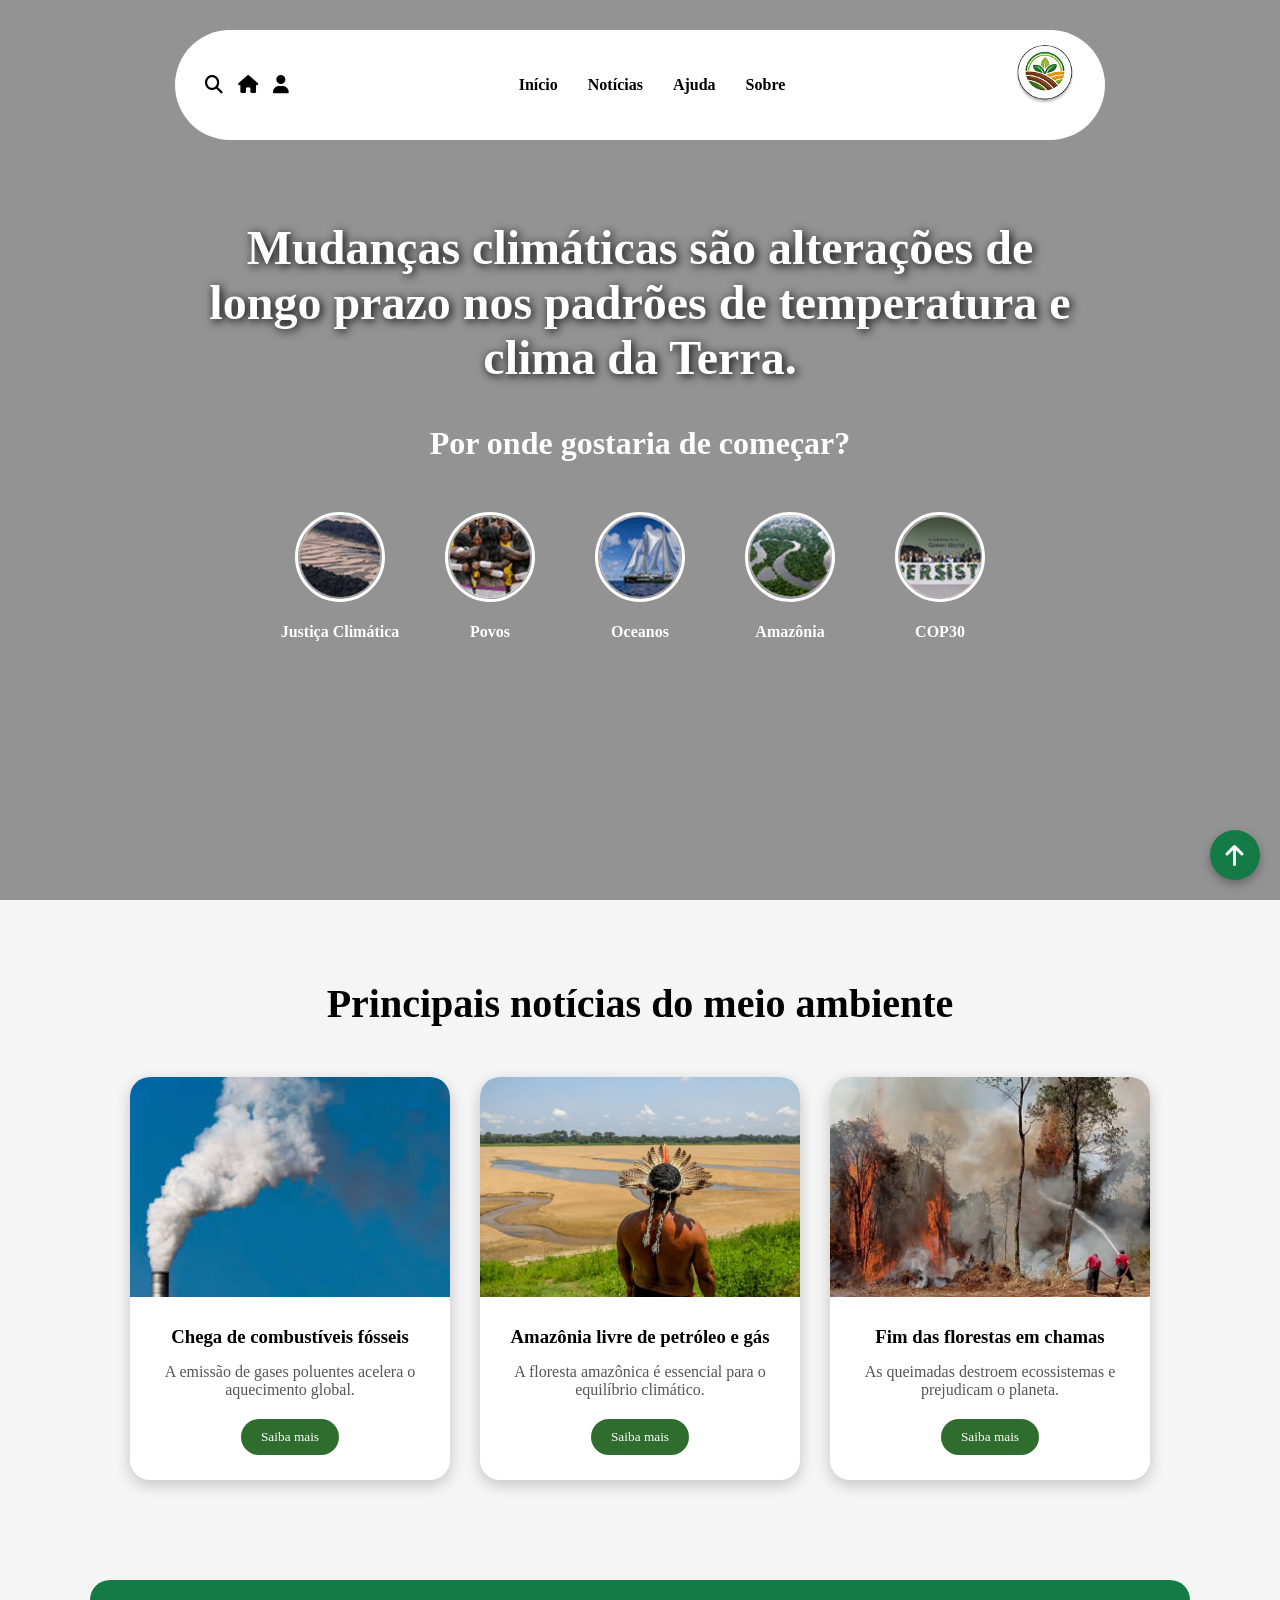
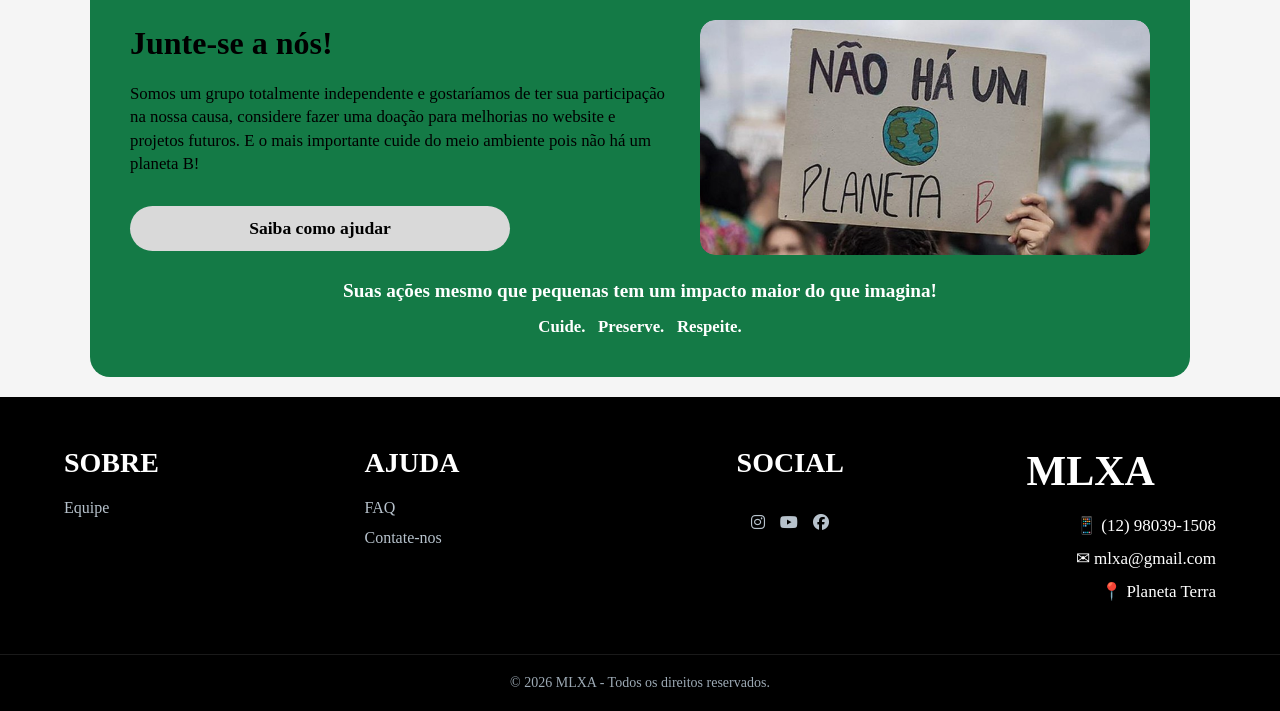
<file: index.html>
<!DOCTYPE html>
<html lang="pt-br">
<head>
    <meta charset="UTF-8">
    <meta name="viewport" content="width=device-width, initial-scale=1.0">
    <title>Clima</title>
    <link rel="stylesheet" href="css/style.css">
    <link rel="stylesheet" href="https://cdnjs.cloudflare.com/ajax/libs/font-awesome/6.5.1/css/all.min.css">
</head>

<body>
    <section class="hero" id="inicio">

        <header class="navbar">
                
            <div class="left-icons">
                <a href="#" class="icone-clicavel">
                <i class="fa-solid fa-magnifying-glass"></i>
                </a>
                <a href="#inicio" class="icone-clicavel">
                <i class="fa-solid fa-house"></i>
                </a>
                <a href="login.html" class="icone-clicavel">
                <i class="fa-solid fa-user"></i>
                </a>
            </div>

            <nav class="menu">
                <a href="index.html">Início</a>
                <a href="#noticias">Notícias</a>
                <a href="#ajuda">Ajuda</a>
                <a href="#rodape">Sobre</a>
            </nav>

            <a href="#">
            <div class="logo">
                <img src="/img/logo.png" alt="logo">
            </div>
            </a>

        </header>

        <main class="content">

            <h1>
                Mudanças climáticas são alterações de longo prazo
                nos padrões de temperatura e clima da Terra.
            </h1>

            <h2>
                Por onde gostaria de começar?
            </h2>

        </main>

        <section class="categories">
            <a href="index2.html">
            <div class="item">
                <img src="/img/emalgumlugarcomvistaparaomar.png">
                <span>Justiça Climática</span>
            </div>
            </a>

            <a href="index3.html">
            <div class="item">
                
                <img src="/img/povos.png">
                <span>Povos</span>
            </div>
            </a>

            <a href="index4.html">
            <div class="item">
                <img src="img/barco.png">
                <span>Oceanos</span>
            </div>
            </a>

            <a href="index5.html">
            <div class="item">
                <img src="img/lago.png">
                <span>Amazônia</span>
            </div>
            </a>

            <a href="index6.html">
            <div class="item">
                <img src="img/cop30.png">
                <span>COP30</span>
            </div>
            </a>

        </section>

    </section>

    <section class="news">

        <h2>Principais notícias do meio ambiente</h2>

        <div class="news-container">
            
            <div class="card" id="noticias">
                <img src="img/fumaças.jpg">
                <div class="card-content">
                    <h3>Chega de combustíveis fósseis</h3>

                    <p>
                        A emissão de gases poluentes acelera
                        o aquecimento global.
                    </p>
                    <a href="https://www.cnnbrasil.com.br/economia/macroeconomia/combustivel-fossil-e-tema-politico-e-nao-ha-consenso-diz-ana-toni-da-cop/">
                    <button>Saiba mais</button>
                    </a>
                </div>
            </div>

            <div class="card">
                <img src="img/indio.jpeg">

                <div class="card-content">
                    <h3>Amazônia livre de petróleo e gás</h3>

                    <p>
                        A floresta amazônica é essencial
                        para o equilíbrio climático.
                    </p>
                    <a href="https://g1.globo.com/politica/noticia/2025/10/24/lula-defende-exploracao-de-petroleo-na-foz-do-amazonas-brasil-nao-vai-jogar-fora-riqueza.ghtml">
                    <button>Saiba mais</button>
                    </a>
                </div>
            </div>

            <div class="card">
                <img src="img/queimada.jpeg">

                <div class="card-content">
                    <h3>Fim das florestas em chamas</h3>

                    <p>
                        As queimadas destroem ecossistemas
                        e prejudicam o planeta.
                    </p>
                    <a href="https://www.wribrasil.org.br/noticias/incendios-levam-recorde-de-perda-de-floresta-tropical-em-2024">
                    <button>Saiba mais</button>
                    </a>
                </div>
            </div>

        </div>

    </section>

    <section class="junte-se-container" id="ajuda">
    <div class="junte-se-principal">
        <div class="junte-se-conteudo">
            <h2>Junte-se a nós!</h2>
            <p>
                Somos um grupo totalmente independente e gostaríamos de ter sua participação na nossa causa, 
                considere fazer uma doação para melhorias no website e projetos futuros. E o mais importante 
                cuide do meio ambiente pois não há um planeta B!
            </p>
            <a href="saibamais.html" class="btn-ajudar">Saiba como ajudar</a>
        </div>
        
        <div class="junte-se-imagem">
            <img src="img/nonplanetb.png" alt="Não há um Planeta B">
        </div>
    </div>

    <div class="junte-se-rodape">
        <p class="texto-destaque">Suas ações mesmo que pequenas tem um impacto maior do que imagina!</p>
        <p class="texto-palavras">Cuide. &nbsp; Preserve. &nbsp; Respeite.</p>
    </div>
</section>

   <footer class="footer" id="rodape">
    <div class="footer-container">
        <div class="footer-column">
            <h3>SOBRE</h3>
            <ul>
                <li><a href="/footer items/Equipe.html">Equipe</a></li>
            </ul>
        </div>
    
        <div class="footer-column">
            <h3>AJUDA</h3>
            <ul>
                <li><a href="/footer items/faq.html">FAQ</a></li>
                <li><a href="/footer items/contate-nos.html">Contate-nos</a></li>
            </ul>
        </div>
        <div class="footer-column" id="social">
            <h3>SOCIAL</h3>
            <ul>
                <li><a href="https://www.instagram.com/"><i class="fa-brands fa-instagram"></i></a></li>
                <li><a href="https://www.youtube.com/"><i class="fa-brands fa-youtube"></i></a></li>
                <li><a href="https://www.facebook.com/"><i class="fa-brands fa-facebook"></i></a></li>
            </ul>
        </div>
        <div class="footer-column contato">
            <div class="logo">
                <span>MLXA</span> 
            </div>
            <p>📱 (12) 98039-1508</p>
            <p>✉ mlxa@gmail.com</p>
            <p>📍 Planeta Terra</p>
        </div>

    </div>

    <div class="footer-bottom">
        © 2026 MLXA - Todos os direitos reservados.
    </div>
</footer>

    <a href="#" id="btn-topo" title="Voltar ao topo">
    <i class="fa-solid fa-arrow-up"></i>
</a>
</body>
</html>
</file>
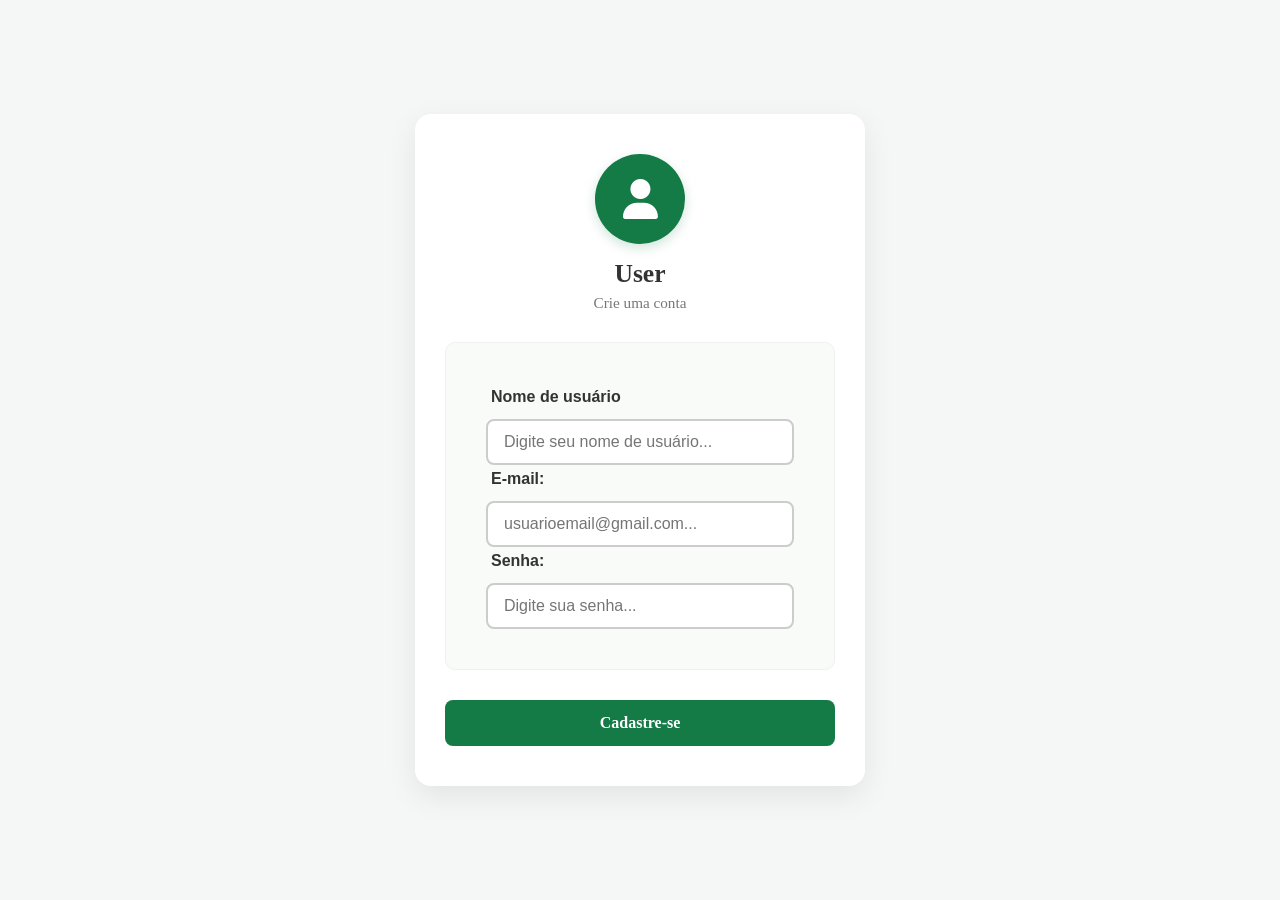
<file: cadastre-se.html>
<!DOCTYPE html>
<html lang="pt-BR">
<head>
    <meta charset="UTF-8">
    <meta name="viewport" content="width=device-width, initial-scale=1.0">
    <title>Área de Login</title>
    <link rel="stylesheet" href="https://cdnjs.cloudflare.com/ajax/libs/font-awesome/6.4.2/css/all.min.css">
    <link rel="stylesheet" href="css/login.css">
</head>
<body>

    <div class="usuario-container">
        <div class="usuario-header">
            <div class="avatar-wrapper">
                <i class="fa-solid fa-user"></i>
            </div>
            <h2>User</h2>
            <p>Crie uma conta</p>
        </div>

        <div class="usuario-info">
            <div class="info-grupo">
               <div class="input-container">
<label for="campo-texto">Nome de usuário</label>
  <input type="text" id="campo-texto" placeholder="Digite seu nome de usuário...">
  <label for="campo-texto">E-mail:</label>
  <input type="text" id="campo-texto" placeholder="usuarioemail@gmail.com...">
  <label for="campo-texto">Senha:</label>
  <input type="text" id="campo-texto" placeholder="Digite sua senha...">
</div>
            </div>
            
        </div>

        <div class="usuario-acoes">
            <a href="index.html" class="btn-voltar">Cadastre-se</a>
        </div>
    </div>
</body>
</html>
</file>
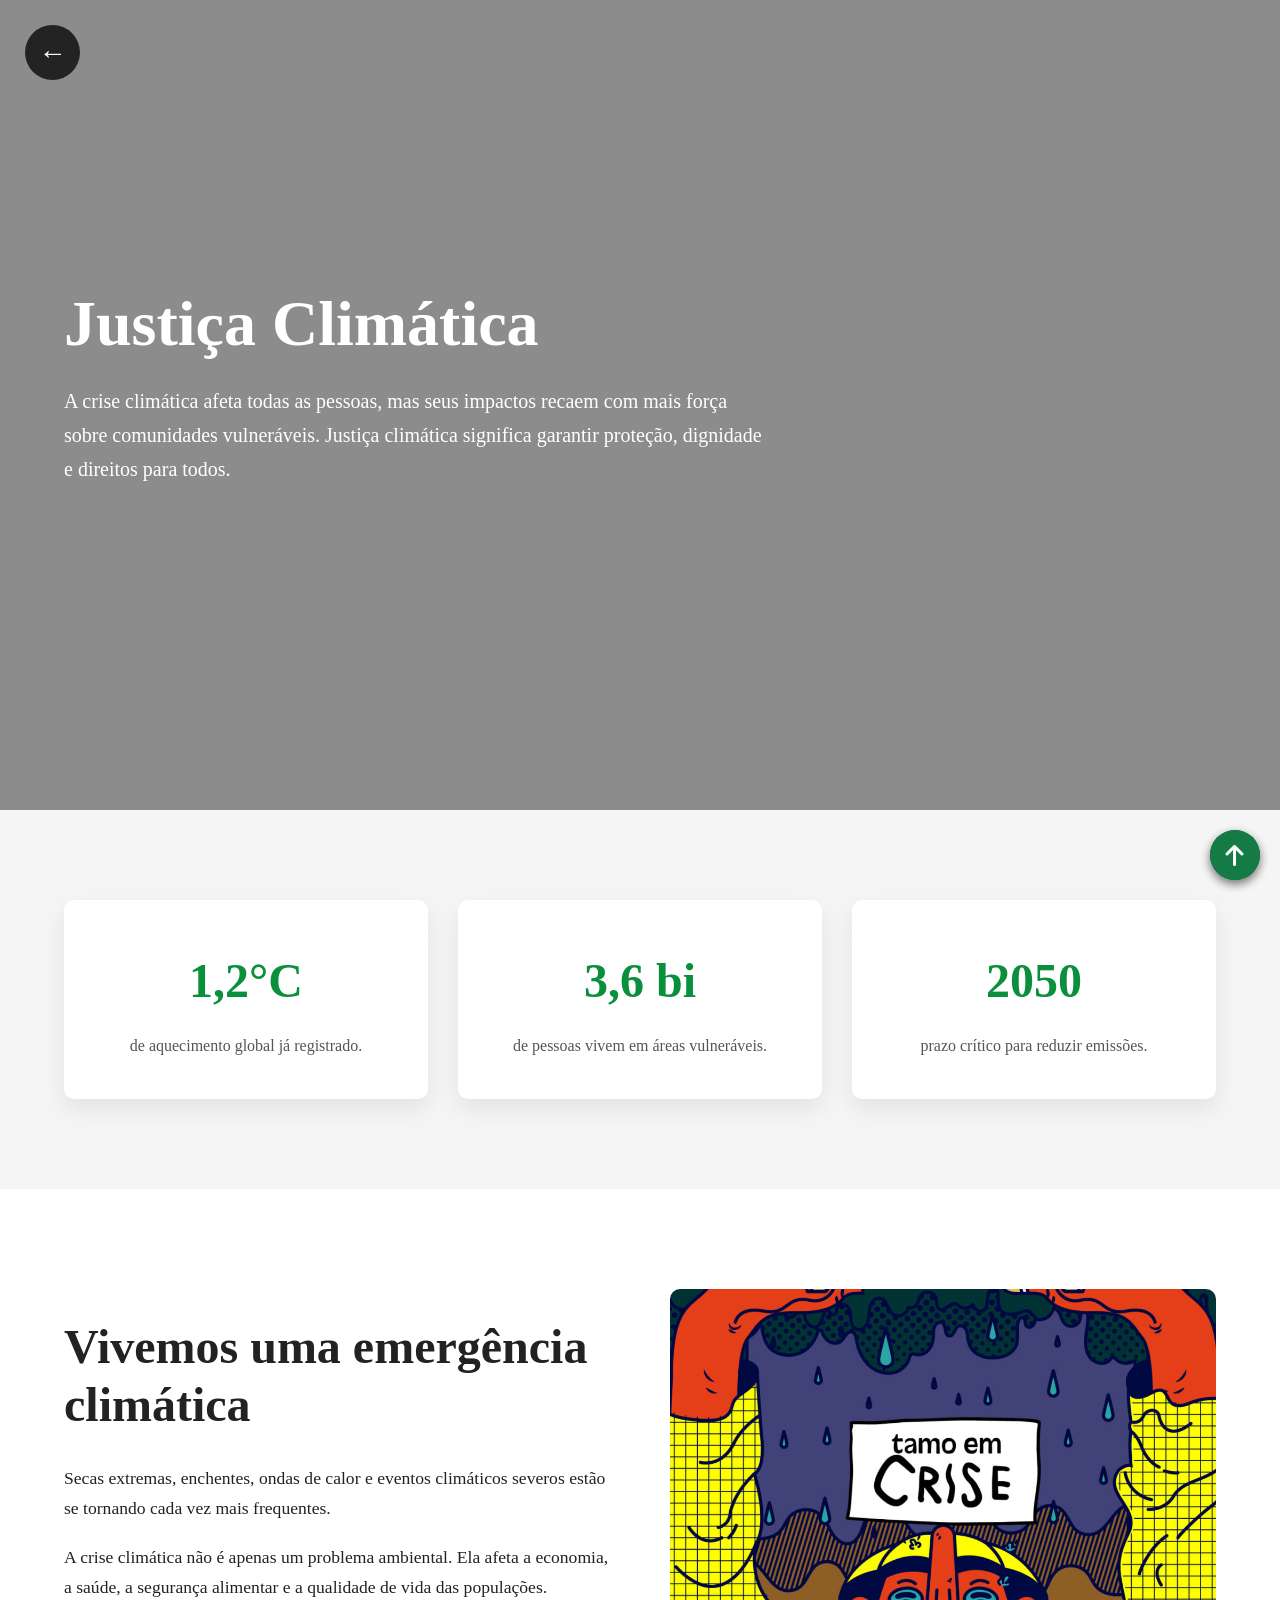
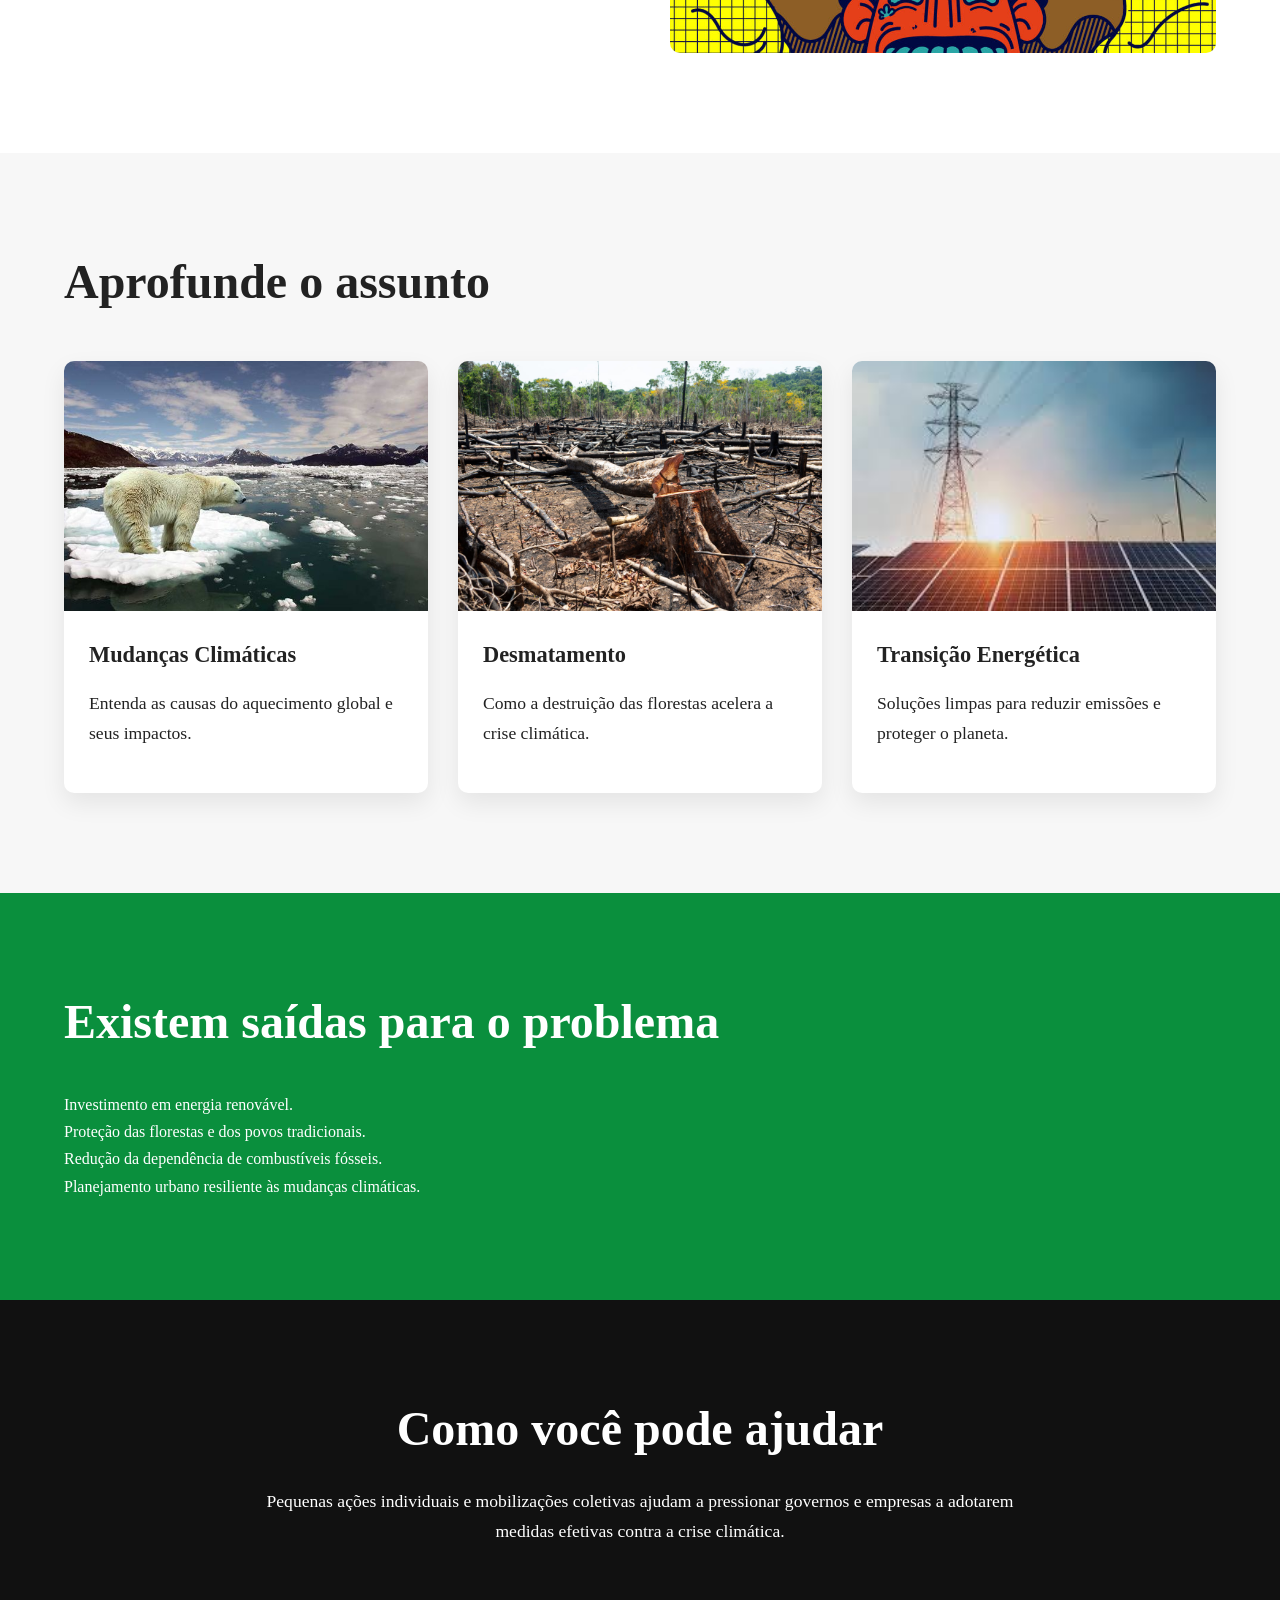
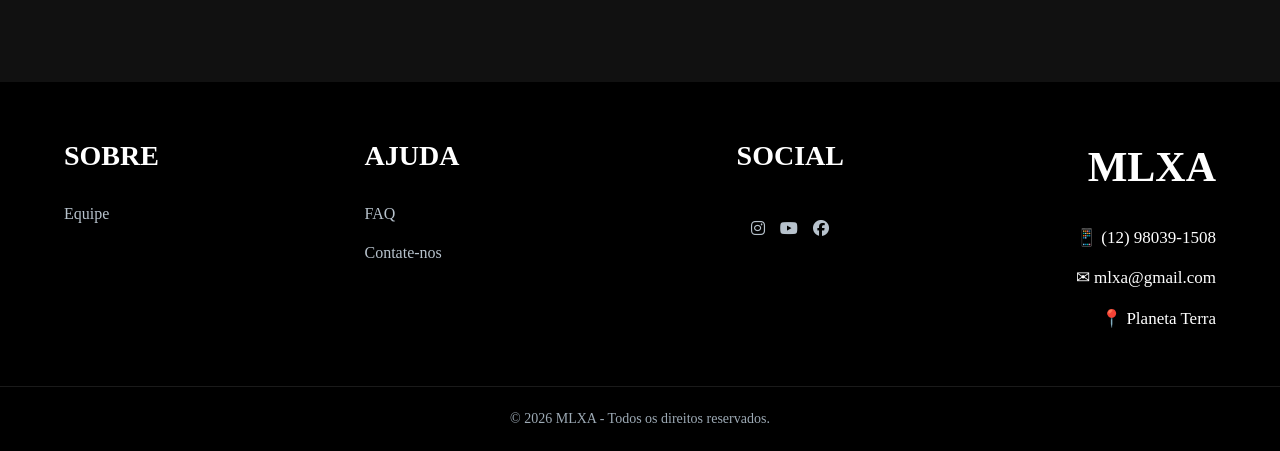
<file: index2.html>
<!DOCTYPE html>
<html lang="pt-BR">
<head>
<meta charset="UTF-8">
<meta name="viewport" content="width=device-width, initial-scale=1.0">
<title>Justiça Climática</title>
    <link rel="stylesheet" href="https://cdnjs.cloudflare.com/ajax/libs/font-awesome/6.5.1/css/all.min.css">
<link rel="stylesheet" href="css/style2.css">
</head>
<body>

<!-- HERO -->
<a href="index.html" class="back-arrow" aria-label="Voltar para a página inicial"> ← </a>
<section class="hero">
    <div class="container">
        <div class="hero-content">

            <h1>Justiça Climática</h1>

            <p>
                A crise climática afeta todas as pessoas,
                mas seus impactos recaem com mais força
                sobre comunidades vulneráveis. Justiça
                climática significa garantir proteção,
                dignidade e direitos para todos.
            </p>
        </div>
    </div>
</section>

<!-- STATS -->

<section class="stats">

    <div class="container">

        <div class="stats-grid">

            <div class="stat-card">
                <div class="stat-number">1,2°C</div>
                <p>de aquecimento global já registrado.</p>
            </div>

            <div class="stat-card">
                <div class="stat-number">3,6 bi</div>
                <p>de pessoas vivem em áreas vulneráveis.</p>
            </div>

            <div class="stat-card">
                <div class="stat-number">2050</div>
                <p>prazo crítico para reduzir emissões.</p>
            </div>

        </div>

    </div>

</section>

<!-- EMERGÊNCIA CLIMÁTICA -->

<section class="section" id="emergencia">

    <div class="container">

        <div class="split">

            <div>

                <h2>Vivemos uma emergência climática</h2>

                <p>
                    Secas extremas, enchentes,
                    ondas de calor e eventos climáticos
                    severos estão se tornando cada vez
                    mais frequentes.
                </p>

                <p>
                    A crise climática não é apenas um
                    problema ambiental. Ela afeta a
                    economia, a saúde, a segurança
                    alimentar e a qualidade de vida
                    das populações.
                </p>

            </div>

            <img src="img/criseclima.jpg" alt="Emergência Climática">

        </div>

    </div>

</section>

<!-- APROFUNDE -->

<section class="section cards">

    <div class="container">

        <h2>Aprofunde o assunto</h2>

        <div class="cards-grid">

            <div class="card">

                <img src="img/aquecimento_global.jpg" alt="Mudanças Climáticas">

                <div class="card-content">

                    <h3>Mudanças Climáticas</h3>

                    <p>
                        Entenda as causas do aquecimento
                        global e seus impactos.
                    </p>

                </div>

            </div>

            <div class="card">

                <img src="img/desmatamento.jpeg" alt="Desmatamento">

                <div class="card-content">

                    <h3>Desmatamento</h3>

                    <p>
                        Como a destruição das florestas
                        acelera a crise climática.
                    </p>

                </div>

            </div>

            <div class="card">

                <img src="img/transicao_energetica.jfif" alt="Transição Energética">

                <div class="card-content">

                    <h3>Transição Energética</h3>

                    <p>
                        Soluções limpas para reduzir
                        emissões e proteger o planeta.
                    </p>

                </div>

            </div>

        </div>

    </div>

</section>
<!-- SOLUÇÕES -->

<section class="section solutions">

    <div class="container">

        <h2>Existem saídas para o problema</h2>

        <div class="solution-list">

            <div class="solution-item">
                Investimento em energia renovável.
            </div>

            <div class="solution-item">
                Proteção das florestas e dos povos tradicionais.
            </div>

            <div class="solution-item">
                Redução da dependência de combustíveis fósseis.
            </div>

            <div class="solution-item">
                Planejamento urbano resiliente às mudanças climáticas.
            </div>

        </div>

    </div>

</section>
<!-- AÇÃO -->

<section class="section action">

    <div class="container">

        <h2>Como você pode ajudar</h2>

        <p>
            Pequenas ações individuais e mobilizações
            coletivas ajudam a pressionar governos e
            empresas a adotarem medidas efetivas
            contra a crise climática.
        </p>
    </div>

</section>
<footer class="footer" id="rodape">
    <div class="footer-container">
        <div class="footer-column">
            <h3>SOBRE</h3>
            <ul>
                <li><a href="/footer items/Equipe.html">Equipe</a></li>
            </ul>
        </div>
    
        <div class="footer-column">
            <h3>AJUDA</h3>
            <ul>
                <li><a href="/footer items/faq.html">FAQ</a></li>
                <li><a href="/footer items/contate-nos.html">Contate-nos</a></li>
            </ul>
        </div>

        <div class="footer-column" id="social">
            <h3>SOCIAL</h3>
            <ul>
                <li><a href="https://www.instagram.com/"><i class="fa-brands fa-instagram"></i></a></li>
                <li><a href="https://www.youtube.com/"><i class="fa-brands fa-youtube"></i></a></li>
                <li><a href="https://www.facebook.com/"><i class="fa-brands fa-facebook"></i></a></li>
            </ul>
        </div>

        <div class="footer-column contato">
            <div class="logo">
                <span>MLXA</span> 
            </div>
            <p>📱 (12) 98039-1508</p>
            <p>✉ mlxa@gmail.com</p>
            <p>📍 Planeta Terra</p>
        </div>
    </div>

    <div class="footer-bottom">
        © 2026 MLXA - Todos os direitos reservados.
    </div>
</footer>

    <a href="#" id="btn-topo" title="Voltar ao topo">
    <i class="fa-solid fa-arrow-up"></i>
</a>

<a href="#" id="btn-topo" title="Voltar ao topo">
    <i class="fa-solid fa-arrow-up"></i>
</a>
</body>
</html>
</file>
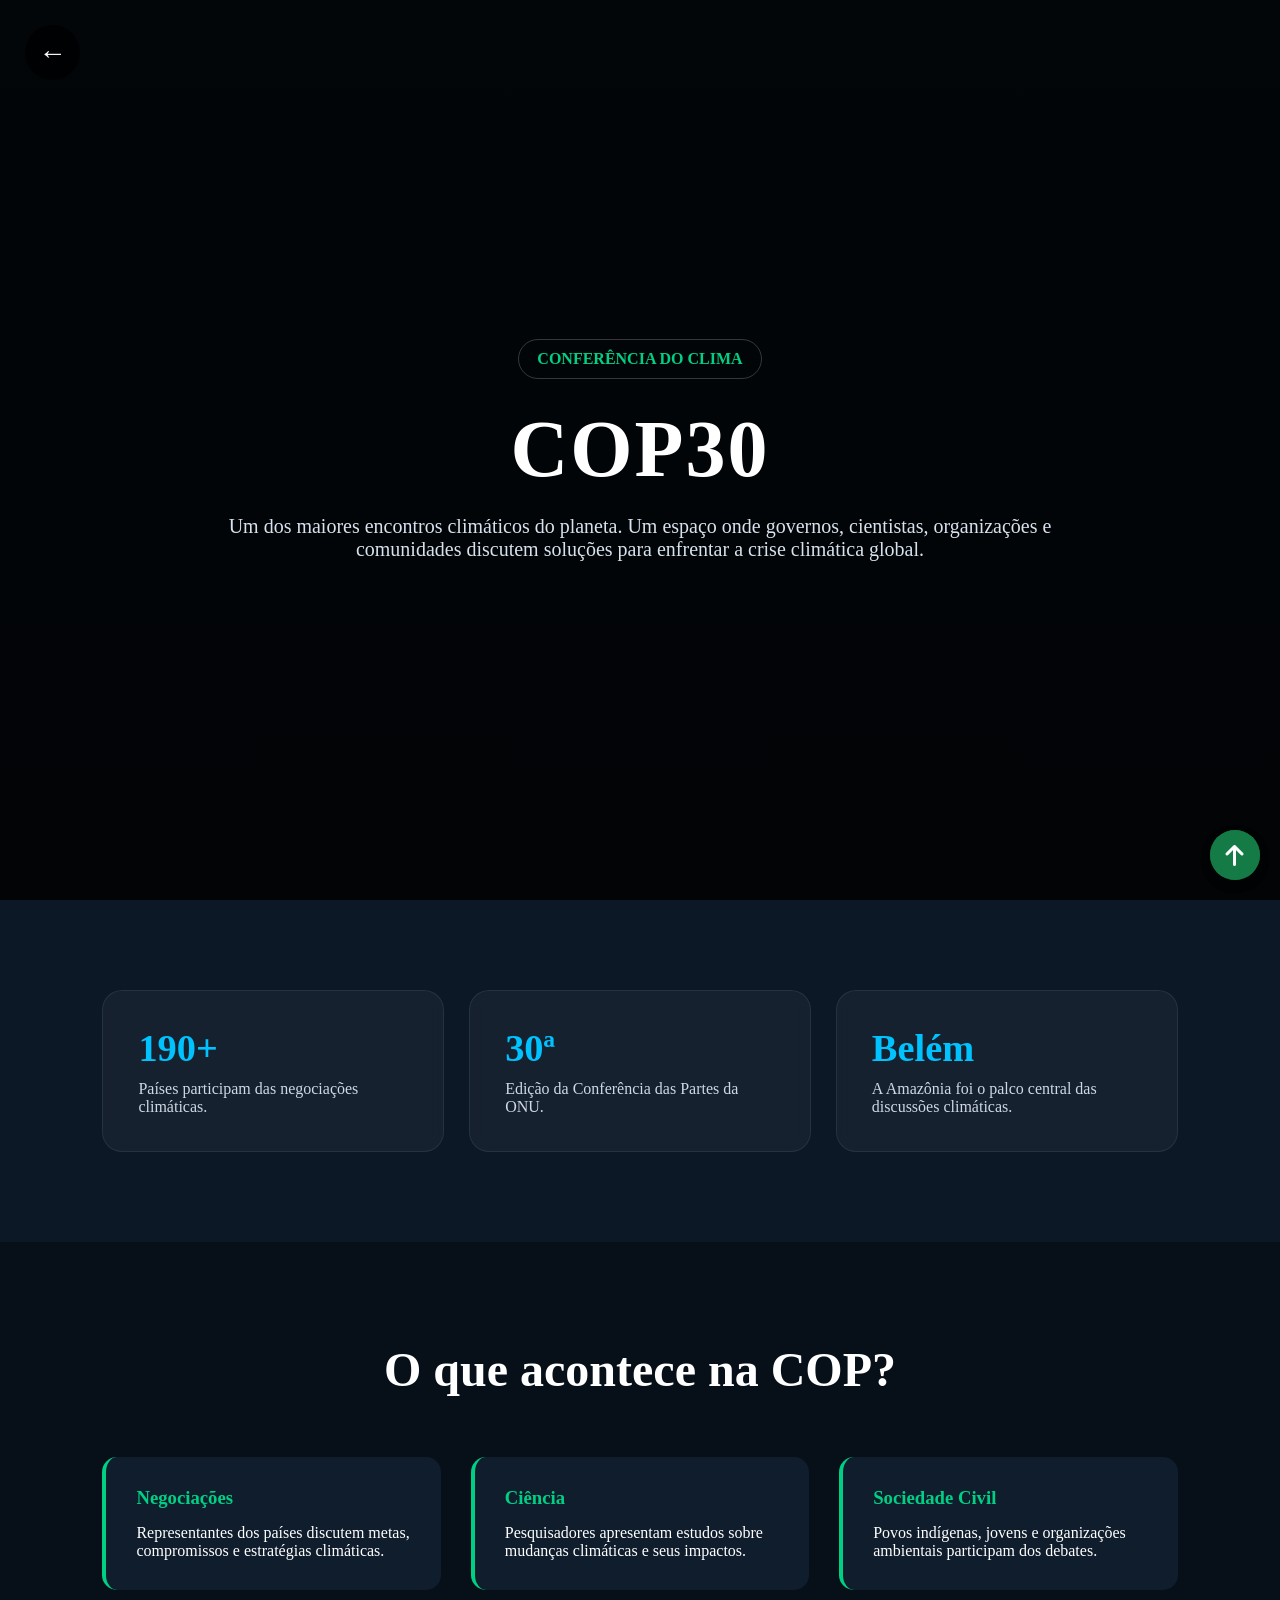
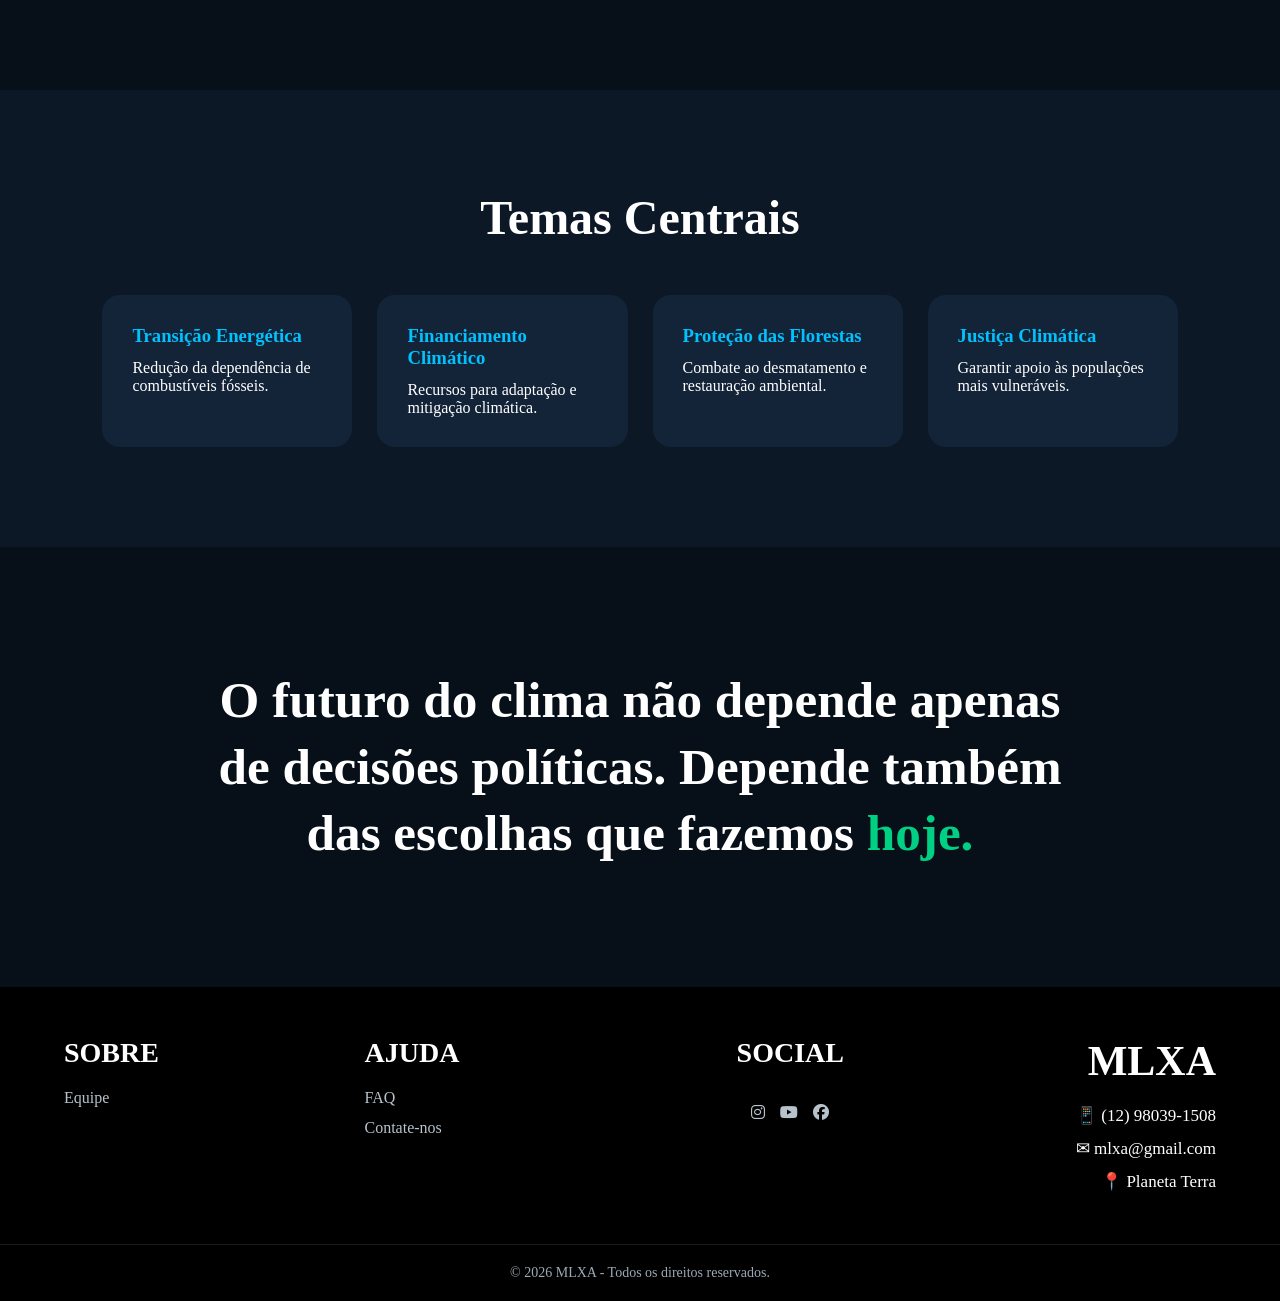
<file: index6.html>
<!DOCTYPE html>
<html lang="pt-BR">
<head>
<meta charset="UTF-8">
<meta name="viewport" content="width=device-width, initial-scale=1.0">
<title>COP30 | Projeto Meio Ambiente</title>
<link rel="stylesheet" href="css/style6.css">
    <link rel="stylesheet" href="https://cdnjs.cloudflare.com/ajax/libs/font-awesome/6.5.1/css/all.min.css">
</head>
<body>
<a href="index.html" class="back-arrow" aria-label="Voltar para a página inicial">
    ← </a>
<header class="hero">

    <div class="hero-content">

        <div class="event-badge">
    CONFERÊNCIA DO CLIMA  
</div>

        <h1>COP30</h1>

        <p>
            Um dos maiores encontros climáticos do planeta.
            Um espaço onde governos, cientistas, organizações
            e comunidades discutem soluções para enfrentar
            a crise climática global.
        </p>

    </div>

</header>

<section class="highlights">

    <div class="grid">

        <div class="box">
            <h2>190+</h2>
            <p>Países participam das negociações climáticas.</p>
        </div>

        <div class="box">
            <h2>30ª</h2>
            <p>Edição da Conferência das Partes da ONU.</p>
        </div>

        <div class="box">
            <h2>Belém</h2>
            <p>A Amazônia foi o palco central das discussões climáticas.</p>
        </div>

    </div>

</section>

<section class="timeline">

    <h2>O que acontece na COP?</h2>

    <div class="timeline-grid">

        <div class="timeline-card">
            <h3>Negociações</h3>
            <p>
                Representantes dos países discutem metas,
                compromissos e estratégias climáticas.
            </p>
        </div>

        <div class="timeline-card">
            <h3>Ciência</h3>
            <p>
                Pesquisadores apresentam estudos sobre
                mudanças climáticas e seus impactos.
            </p>
        </div>

        <div class="timeline-card">
            <h3>Sociedade Civil</h3>
            <p>
                Povos indígenas, jovens e organizações
                ambientais participam dos debates.
            </p>
        </div>

    </div>

</section>

<section class="themes">

    <h2>Temas Centrais</h2>

    <div class="theme-cards">

        <div class="theme">
            <h3>Transição Energética</h3>
            <p>Redução da dependência de combustíveis fósseis.</p>
        </div>

        <div class="theme">
            <h3>Financiamento Climático</h3>
            <p>Recursos para adaptação e mitigação climática.</p>
        </div>

        <div class="theme">
            <h3>Proteção das Florestas</h3>
            <p>Combate ao desmatamento e restauração ambiental.</p>
        </div>

        <div class="theme">
            <h3>Justiça Climática</h3>
            <p>Garantir apoio às populações mais vulneráveis.</p>
        </div>

    </div>

</section>

<section class="impact">

    <h2>
        O futuro do clima não depende apenas de decisões políticas.
        Depende também das escolhas que fazemos <span>hoje.</span>
    </h2>

</section>

<footer class="footer" id="rodape">
    <div class="footer-container">
        <div class="footer-column">
            <h3>SOBRE</h3>
            <ul>
                <li><a href="/footer items/Equipe.html">Equipe</a></li>
            </ul>
        </div>
    
        <div class="footer-column">
            <h3>AJUDA</h3>
            <ul>
                <li><a href="/footer items/faq.html">FAQ</a></li>
                <li><a href="/footer items/contate-nos.html">Contate-nos</a></li>
            </ul>
        </div>

        <div class="footer-column" id="social">
            <h3>SOCIAL</h3>
            <ul>
                <li><a href="https://www.instagram.com/"><i class="fa-brands fa-instagram"></i></a></li>
                <li><a href="https://www.youtube.com/"><i class="fa-brands fa-youtube"></i></a></li>
                <li><a href="https://www.facebook.com/"><i class="fa-brands fa-facebook"></i></a></li>
            </ul>
        </div>

        <div class="footer-column contato">
            <div class="logo">
                <span>MLXA</span> 
            </div>
            <p>📱 (12) 98039-1508</p>
            <p>✉ mlxa@gmail.com</p>
            <p>📍 Planeta Terra</p>
        </div>
    </div>

    <div class="footer-bottom">
        © 2026 MLXA - Todos os direitos reservados.
    </div>
</footer>
    <a href="#" id="btn-topo" title="Voltar ao topo">
    <i class="fa-solid fa-arrow-up"></i>
</a>
<a href="#" id="btn-topo" title="Voltar ao topo">
    <i class="fa-solid fa-arrow-up"></i>
</body>
</html>

</body>
</html>
</file>
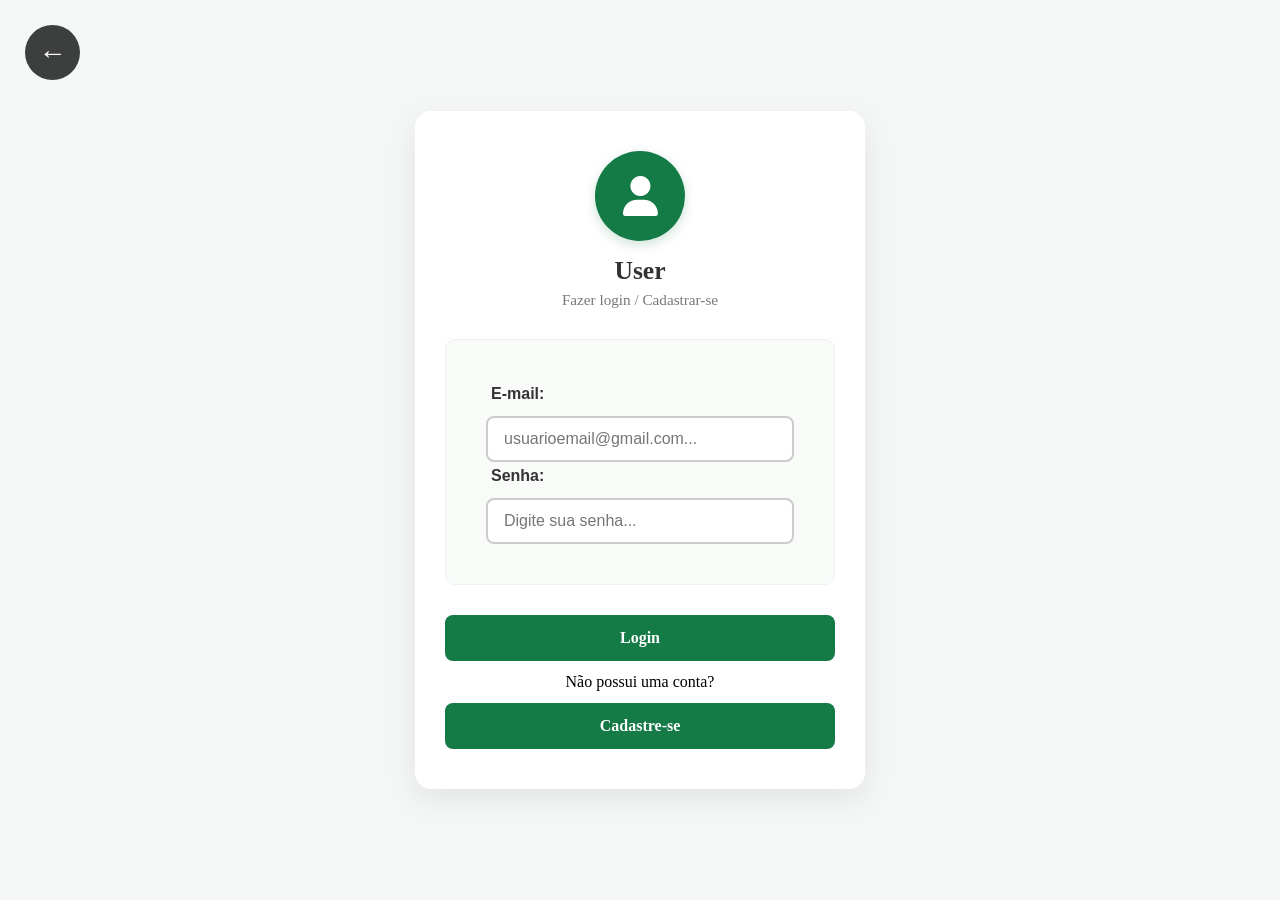
<file: login.html>
<!DOCTYPE html>
<html lang="pt-BR">
<head>
    <meta charset="UTF-8">
    <meta name="viewport" content="width=device-width, initial-scale=1.0">
    <title>Área de Cadastro</title>
    <link rel="stylesheet" href="https://cdnjs.cloudflare.com/ajax/libs/font-awesome/6.4.2/css/all.min.css">
    <link rel="stylesheet" href="css/login.css">
</head>
<body>
<a href="index.html" class="back-arrow" aria-label="Voltar para a página inicial"> ← </a>
    <div class="usuario-container">
        <div class="usuario-header">
            <div class="avatar-wrapper">
                <i class="fa-solid fa-user"></i>
            </div>
            <h2>User</h2>
            <p>Fazer login / Cadastrar-se</p>
        </div>

        <div class="usuario-info">
            <div class="info-grupo">
               <div class="input-container">
  <label for="campo-texto">E-mail:</label>
  <input type="text" id="campo-texto" placeholder="usuarioemail@gmail.com...">
  <label for="campo-texto">Senha:</label>
  <input type="text" id="campo-texto" placeholder="Digite sua senha...">
</div>
            </div>
            
        </div>

        <div class="usuario-acoes">
            <a href="index.html" class="btn-voltar">Login</a>
            <p>Não possui uma conta?</p>
            <a href="cadastre-se.html" class="btn-voltar">Cadastre-se</a>
        </div>
    </div>
</body>
</html>
</file>
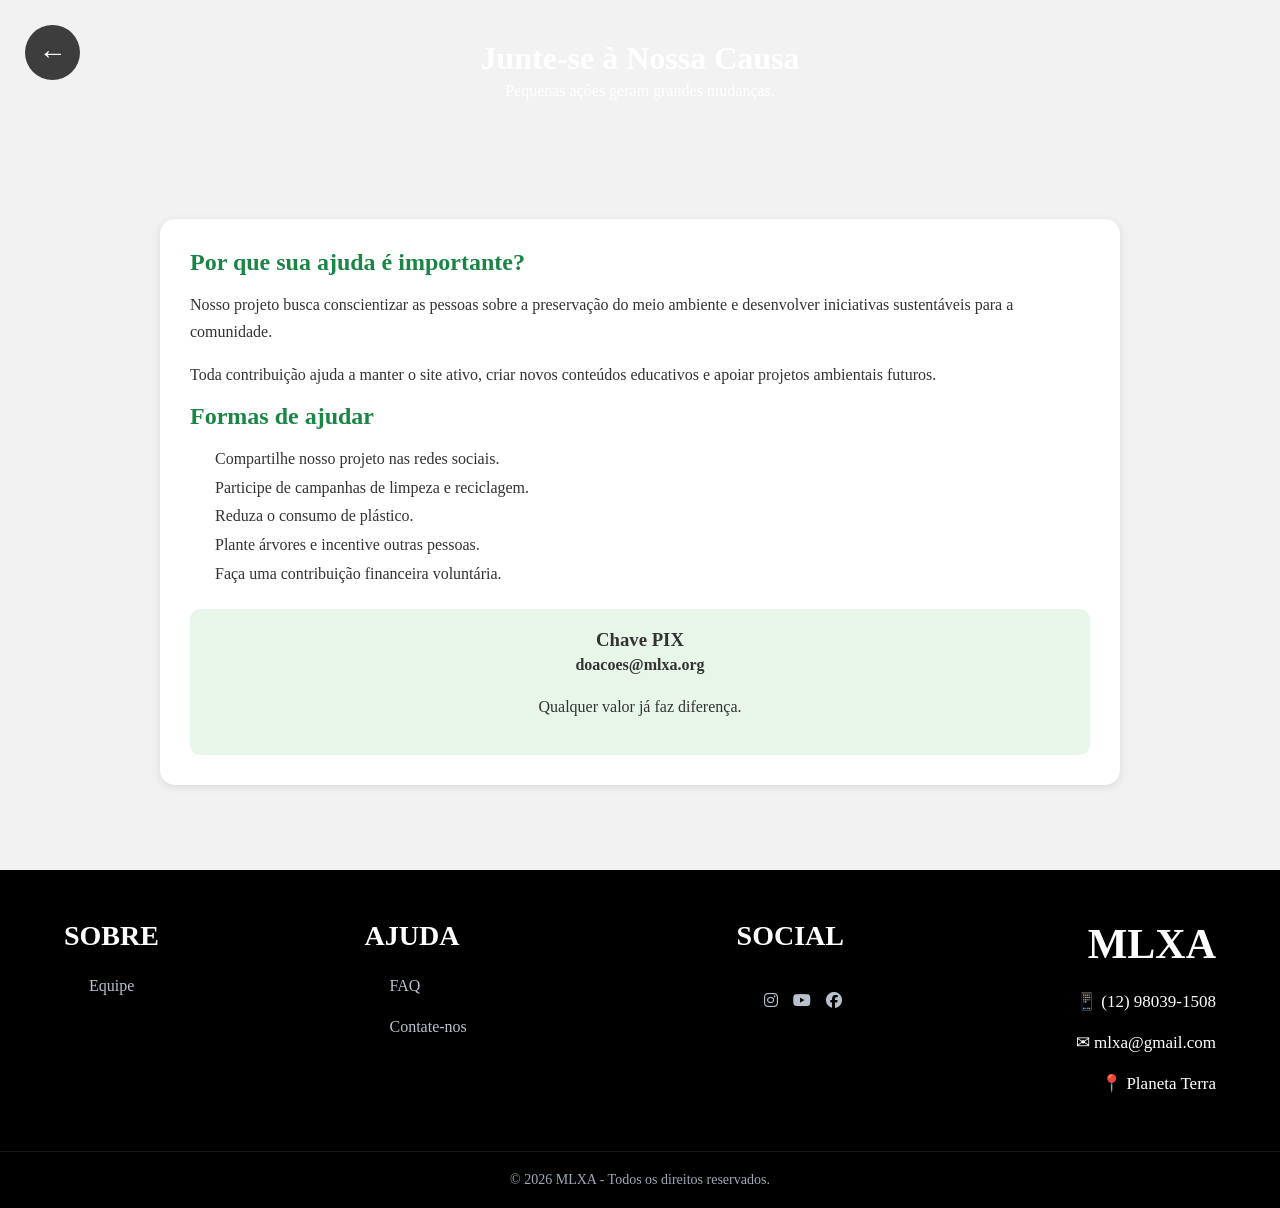
<file: saibamais.html>
<!DOCTYPE html>
<html lang="pt-BR">
<head>
    <meta charset="UTF-8">
    <meta name="viewport" content="width=device-width, initial-scale=1.0">
    <title>Como Ajudar</title>
    <link rel="stylesheet" href="css/saibamais.css">
    <link rel="stylesheet" href="https://cdnjs.cloudflare.com/ajax/libs/font-awesome/6.5.1/css/all.min.css">
</head>
<body>
<a href="index.html" class="back-arrow" aria-label="Voltar para a página inicial"> ← </a>
    <header>
        <h1>Junte-se à Nossa Causa</h1>
        <p>Pequenas ações geram grandes mudanças.</p>
    </header>

    <main>

        <section>
            <h2>Por que sua ajuda é importante?</h2>
            <p>
                Nosso projeto busca conscientizar as pessoas sobre a preservação
                do meio ambiente e desenvolver iniciativas sustentáveis para a
                comunidade.
            </p>

            <p>
                Toda contribuição ajuda a manter o site ativo, criar novos
                conteúdos educativos e apoiar projetos ambientais futuros.
            </p>
           

             <h2>Formas de ajudar</h2>

            <ul>
                <li>Compartilhe nosso projeto nas redes sociais.</li>
                <li>Participe de campanhas de limpeza e reciclagem.</li>
                <li>Reduza o consumo de plástico.</li>
                <li>Plante árvores e incentive outras pessoas.</li>
                <li>Faça uma contribuição financeira voluntária.</li>
            </ul>
            <div class="pix">
                <h3>Chave PIX</h3>
                <p><strong>doacoes@mlxa.org</strong></p>
                <p>Qualquer valor já faz diferença.</p>
            </div>
        </section>

    </main>
<footer class="footer" id="rodape">
    <div class="footer-container">
        <div class="footer-column">
            <h3>SOBRE</h3>
            <ul>
                <li><a href="/footer items/Equipe.html">Equipe</a></li>
            </ul>
        </div>
    
        <div class="footer-column">
            <h3>AJUDA</h3>
            <ul>
                <li><a href="/footer items/faq.html">FAQ</a></li>
                <li><a href="/footer items/contate-nos.html">Contate-nos</a></li>
            </ul>
        </div>

        <div class="footer-column" id="social">
            <h3>SOCIAL</h3>
            <ul>
                <li><a href="https://www.instagram.com/"><i class="fa-brands fa-instagram"></i></a></li>
                <li><a href="https://www.youtube.com/"><i class="fa-brands fa-youtube"></i></a></li>
                <li><a href="https://www.facebook.com/"><i class="fa-brands fa-facebook"></i></a></li>
            </ul>
        </div>

        <div class="footer-column contato">
            <div class="logo">
                <span>MLXA</span> 
            </div>
            <p>📱 (12) 98039-1508</p>
            <p>✉ mlxa@gmail.com</p>
            <p>📍 Planeta Terra</p>
        </div>
    </div>

    <div class="footer-bottom">
        © 2026 MLXA - Todos os direitos reservados.
    </div>
</footer>
</body>
</html>
</file>
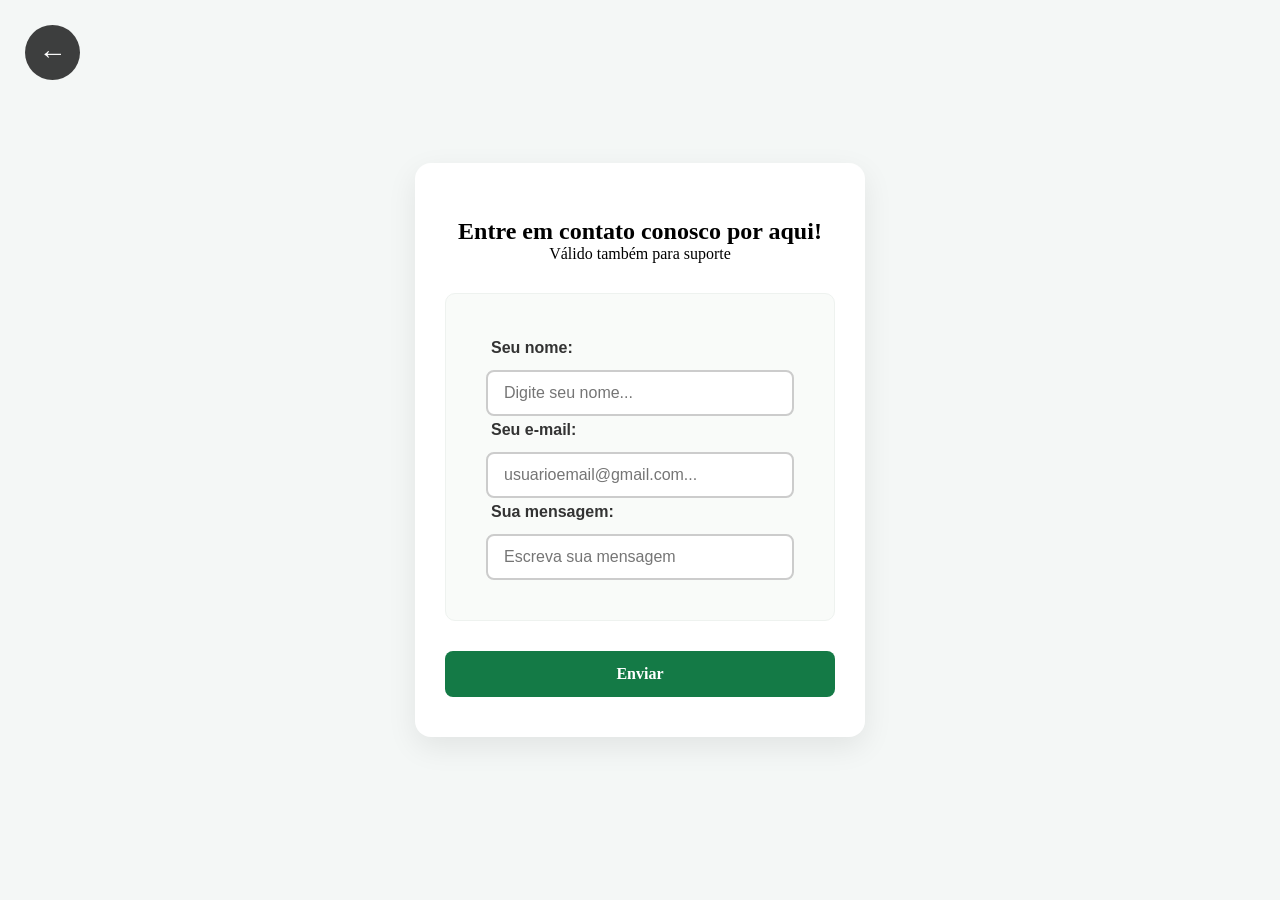
<file: footer items/contate-nos.html>
<!DOCTYPE html>
<html lang="en">
<head>
    <meta charset="UTF-8">
    <meta name="viewport" content="width=device-width, initial-scale=1.0">
    <title>Document</title>
    <link rel="stylesheet" href="https://cdnjs.cloudflare.com/ajax/libs/font-awesome/6.5.1/css/all.min.css">
<link rel="stylesheet" href="/footer css/contate-nos.css">
</head>
<body>
    <a href="/index.html" class="back-arrow" aria-label="Voltar para a página inicial"> ← </a>
    <div class="contato-container">
        <div class="contato-header">
            <div class="avatar-wrapper">
            </div>
            <h2><strong>Entre em contato conosco por aqui!</strong></h2>
                <span>Válido também para suporte</span>
        </div>

        <div class="usuario-info">
            <div class="info-grupo">
               <div class="input-container">
  <label for="campo-texto">Seu nome:</label>
  <input type="text" id="campo-texto" placeholder="Digite seu nome...">
  <label for="campo-texto">Seu e-mail:</label>
  <input type="text" id="campo-texto" placeholder="usuarioemail@gmail.com...">
  <label for="campo-texto">Sua mensagem:</label>
  <input type="text" id="campo-texto" id="campo-mensagem" placeholder="Escreva sua mensagem">
</div>
            </div>
            
        </div>

        <div class="usuario-acao">
                <div class="submit-container">
                <input type="checkbox" id="form-submit" class="submit-toggle">
                <label for="form-submit" class="btn-enviar">Enviar</label>
                <div class="success-message">
                 Solicitação enviada.
                </div>
        </div>
    </div>
</body>
</html>
</body>
</html>
</file>
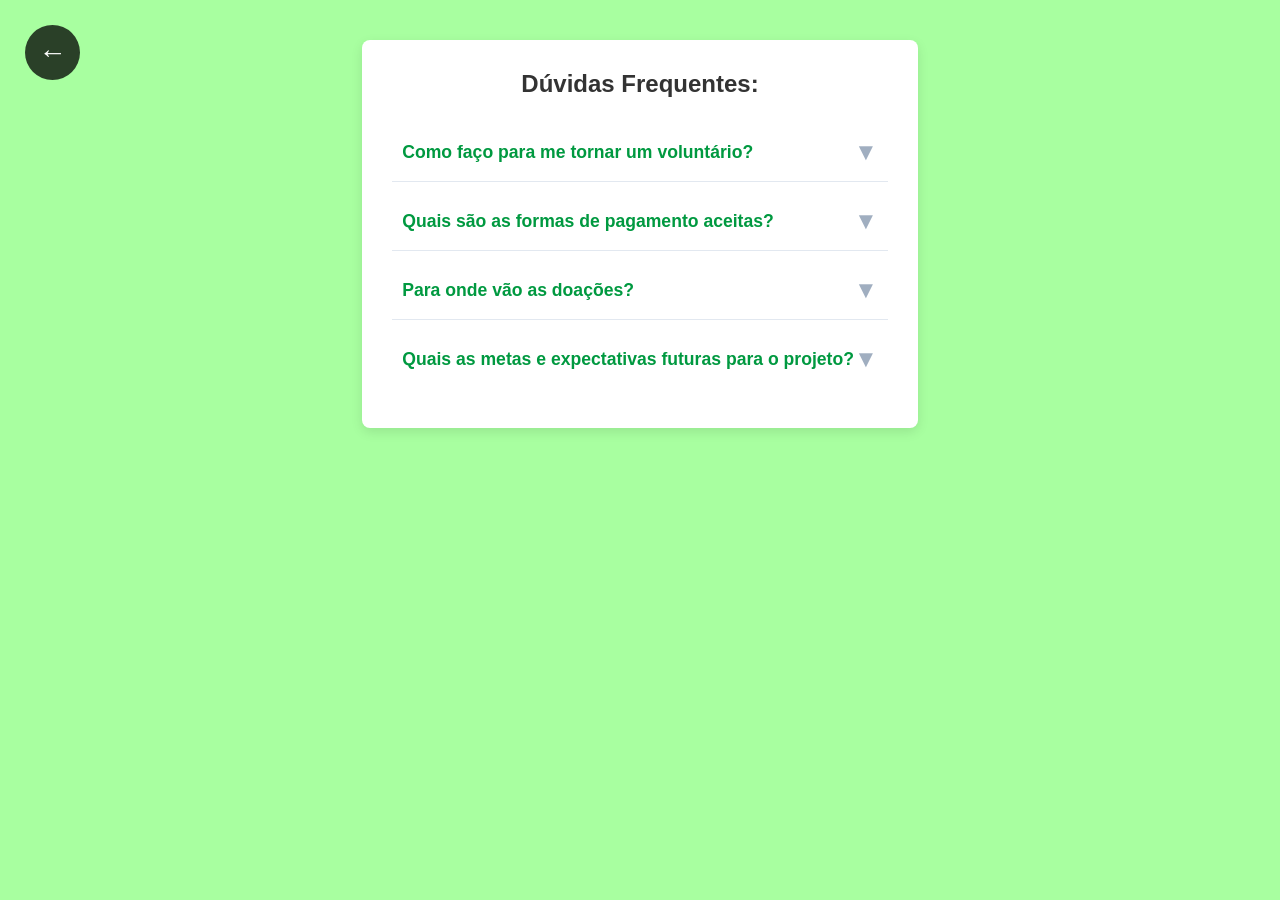
<file: footer items/faq.html>
<!DOCTYPE html>
<html lang="en">
<head>
    <meta charset="UTF-8">
    <meta name="viewport" content="width=device-width, initial-scale=1.0">
    <title>Document</title>
    <link rel="stylesheet" href="https://cdnjs.cloudflare.com/ajax/libs/font-awesome/6.5.1/css/all.min.css">
<link rel="stylesheet" href="/footer css/faq.css">
</head>
<body>
    <a href="/index.html" class="back-arrow" aria-label="Voltar para a página inicial"> ← </a>
    <div class="faq-container">
    <h2>Dúvidas Frequentes:</h2>

    <details class="faq-item">
        <summary>Como faço para me tornar um voluntário?</summary>
        <strong><p>Todos podem! A partir de quaisquer meios de divulgação ou quantia em nosso live pix já o torna um voluntário para a nossa causa.</p></strong>
    </details>

    <details class="faq-item">
        <summary>Quais são as formas de pagamento aceitas?</summary>
        <strong><p>No momento, as doações estão somente sendo realizadas via PIX na aba Saiba Mais.</p></strong>
    </details>

    <details class="faq-item">
        <summary>Para onde vão as doações?</summary>
        <strong><p>ONGs, equipes de reflorestamento, sementes de árvores nativas, equipamentos e investimentos em educação ambiental.</p></strong>
    </details>

    
    <details class="faq-item">
        <summary>Quais as metas e expectativas futuras para o projeto?</summary>
        <strong><p>Planejamos um mundo cada vez mais saudável ao irmos em frente com nossos objetivos.</p></strong>
        <h4>Nossas metas:</h4>
        <ul>
            <li> Alcançar o plantio de <strong>50 mil árvores nativas</strong> em conjunto ao Planaveg.</li>
                    <li> Homologar e apoiar mais de <strong>20 equipes e ONGs de campo</strong>.</li>
                    <li> Catalogar e distribuir frentes de <strong>sementes nativas</strong> regionais.</li>
                    <li> Fornecer <strong>equipamentos de ponta</strong> para frentes de trabalho.</li>
                    <li> Impactar <strong>5 mil alunos</strong> com oficinas de educação ambiental.</li>
        </ul>
    </details>
</div>
</body>
</html>
</file>
<file: css/style.css>
*{
    margin: 0;
    padding: 0;
    box-sizing: border-box;
    font-family: Georgia, serif;
}

body{
    overflow-x: hidden;
    background: #f5f5f5;
}

/* HERO */

.hero{
    width: 100%;
    min-height: 100vh;

    background:
    linear-gradient(rgba(0,0,0,0.4), rgba(0,0,0,0.4)),
    url('https://wallpaperaccess.com/full/5081677.jpg');

    background-size: cover;
    background-position: center;

    display: flex;
    flex-direction: column;
    align-items: center;

    padding: 30px 20px;
}

/* NAVBAR */

.navbar{
    width: 75%;
    max-width: 1200px;

    background: white;

    border-radius: 60px;

    display: flex;
    justify-content: space-between;
    align-items: center;

    padding: 15px 30px;

    margin-bottom: 80px;
    text-decoration: none;
}

.left-icons{
    display: flex;
    gap: 15px;

    font-size: 18px;
    color: black;
    text-decoration: none;
}

.menu{
    display: flex;
    gap: 30px;
}

.menu a{
    text-decoration: none;
    color: black;
    font-weight: bold;
}

.menu a:hover{
    color: green;
}

.logo img{
    width: 60px;
    height: 60px;
    border-radius: 50%;
}

.logo {
        display: flex;
    align-items: center;
    justify-content: center;    
}
/* TEXTO */

.content{
    text-align: center;
    color: white;

    max-width: 900px;
}

.content h1{
    font-size: 3rem;
    margin-bottom: 40px;

    text-shadow: 2px 2px 10px black;
}

.content h2{
    font-size: 2rem;

    margin-bottom: 50px;
}

/* CATEGORIAS */

.categories{
    display: flex;
    justify-content: center;
    gap: 30px;

    flex-wrap: wrap;
}

.item{
    width: 120px;
    
    display: flex;
    flex-direction: column;
    align-items: center;
    justify-content: flex-start;
    
    text-align: center;
    color: white;
    font-weight: bold;

}

.item img{
    width: 90px;
    height: 90px;

    border-radius: 50%;

    object-fit: cover;

    border: 3px solid white;

    margin-bottom: 10px;

    transition: 0.3s;
}

.item span{
    min-height: 40px;
    
    display: flex;
    align-items: center;
    justify-content: center;

    text-align: center;
}


.item img:hover{
    transform: scale(1.1);
}

a{
    text-decoration: none;
}

/* NOTÍCIAS */

.news{
    padding: 80px 5%;
    text-align: center;
}

.news h2{
    font-size: 2.5rem;

    margin-bottom: 50px;
}

.news-container{
    display: flex;
    justify-content: center;
    gap: 30px;
    
    flex-wrap: wrap;
}

.card{
    width: 320px;

    background: white;

    border-radius: 20px;

    overflow: hidden;

    box-shadow: 0 5px 15px rgba(0,0,0,0.2);

}

.card img{
    width: 100%;
    height: 220px;

    object-fit: cover;
}

.card-content{
    padding: 25px;
}

.card-content h3{
    margin-bottom: 15px;
}

.card-content p{
    margin-bottom: 20px;
    color: #555;
}

.card-content button{
    padding: 10px 20px;

    border: none;

    background: #2f6d2f;

    color: white;

    border-radius: 30px;

    cursor: pointer;
}

/* AJUDA */


.junte-se-container {
    background-color: #147A46; 
    border-radius: 20px;      
    padding: 40px;
    color: #ffffff;
    font-family: sans-serif;
    max-width: 1100px;         
    margin: 20px auto;
    box-sizing: border-box;
}


.junte-se-principal {
    display: flex;
    align-items: center;
    justify-content: space-between;
    gap: 30px;
    margin-bottom: 25px;
}


.junte-se-conteudo {
    flex: 1.2;
}

.junte-se-conteudo h2 {
    font-size: 2rem;
    font-weight: bold;
    color: #000000;           
    margin-top: 0;
    margin-bottom: 20px;
}

.junte-se-conteudo p {
    font-size: 1.05rem;
    color: #000000;           
    line-height: 1.4;
    margin-bottom: 30px;
    font-weight: 500;
}

/* Botão Cinza  */
.btn-ajudar {
    display: inline-block;
    background-color: #D9D9D9; 
    color: #000000;            
    text-decoration: none;
    font-weight: bold;
    font-size: 1.1rem;
    padding: 12px 0;
    width: 100%;               
    max-width: 380px;          
    text-align: center;
    border-radius: 50px;      
    transition: background-color 0.2s ease;
}

.btn-ajudar:hover {
    background-color: #c8c8c8;
}

/* Lado Direito: Imagem */
.junte-se-imagem {
    flex: 1;
    display: flex;
    justify-content: flex-end;
}

.junte-se-imagem img {
    width: 100%;
    max-width: 500px;
    height: auto;
    border-radius: 15px;       
    object-fit: cover;
}


.junte-se-rodape {
    text-align: center;
    margin-top: 20px;
}

.junte-se-rodape .texto-destaque {
    font-size: 1.2rem;
    font-weight: bold;
    color: #ffffff;           
    margin-bottom: 15px;
}

.junte-se-rodape .texto-palavras {
    font-size: 1.05rem;
    font-weight: bold;
    color: #ffffff;            
}


/* FOOTER */

.footer {
    background: black;
    color: white;
    padding-top: 50px;
    font-family: Arial, sans-serif;
}

.footer-container {
    width: 90%;
    max-width: 1500px;
    margin: auto;
    display: flex;
    justify-content: space-between;
    gap: 50px;
    flex-wrap: wrap;
}

.footer-column {
    flex: 1;
    min-width: 250px;
}

.footer-column h3 {
    color: white;
    font-size: 28px;
    margin-bottom: 20px;
    text-transform: uppercase;
}

.footer-column ul {
    list-style: none;
}

.footer-column ul li {
    margin-bottom: 12px;
}

.footer-column ul li a {
    color: #b7c2cc;
    text-decoration: none;
    transition: 0.3s;
}

.footer-column ul li a:hover {
    color: white;
    padding-left: 5px;
}


.contato {
    text-align: right;
}

.logo {
    font-size: 42px;
    font-weight: bold;
    margin-bottom: 20px;
}

.logo span {
    color: white;
}

.contato p {
    margin: 12px 0;
    font-size: 17px;
}

.footer-bottom {
    text-align: center;
    margin-top: 40px;
    padding: 20px;
    border-top: 1px solid rgba(255,255,255,0.1);
    color: #9daab5;
    font-size: 14px;
}

#social {
    margin-top: 0; 
    cursor: default; 
    
    /* ADICIONE ESSAS DUAS LINHAS: */
    display: flex;
    flex-direction: column;
    align-items: center; /* Centraliza o título e a lista no meio da coluna */
}

#social h3 {
    margin-bottom: 20px; 
}

#social ul {
    display: flex !important;
    flex-direction: row;
    justify-content: center; /* Garante que os ícones fiquem juntos no centro */
    gap: 15px;
    padding: 0;
    margin-top: 15px; 
    list-style: none;
}



#btn-topo {
    position: fixed;
    bottom: 20px;
    right: 20px;
    width: 50px;
    height: 50px;
    background-color: #147A46; 
    color: #ffffff;
    border-radius: 50%;
    display: flex;
    justify-content: center;
    align-items: center;
    font-size: 1.5rem;
    text-decoration: none;
    box-shadow: 0 4px 10px rgba(0, 0, 0, 0.3);
    cursor: pointer;
    

}

#btn-topo {
    position: fixed;
    bottom: 20px;
    right: 20px;
    width: 50px;
    height: 50px;
    background-color: #147A46; 
    color: #ffffff;
    border-radius: 50%;
    display: flex;
    justify-content: center;
    align-items: center;
    font-size: 1.5rem;
    text-decoration: none;
    box-shadow: 0 4px 10px rgba(0, 0, 0, 0.3);
    cursor: pointer;
    
}
.icone-clicavel {
    color: black;
    text-decoration: none;
}

.icone-clicavel i {
    color: inherit;
}
/* TABLETS */
@media (max-width: 900px){

    .hero{
        min-height: 60vh;
        padding: 40px 20px;
    }

    .hero h1{
        font-size: 2.2rem;
    }

    .hero p{
        font-size: 1rem;
    }

    .stats-grid{
        grid-template-columns: 1fr;
    }

    .cards-grid{
        grid-template-columns: 1fr;
    }

    .split{
        grid-template-columns: 1fr;
        gap: 30px;
    }

    .section h2{
        font-size: 2.2rem;
    }

    .contato{
        text-align: center;
    }

    .footer-container{
        justify-content: center;
        text-align: center;
    }
}

/* CELULARES */
@media (max-width: 768px){

    .container{
        width: 95%;
    }

    .hero{
        text-align: center;
        padding: 30px 15px;
    }

    .hero h1{
        font-size: 1.8rem;
    }

    .hero p{
        font-size: 0.95rem;
    }

    .section{
        padding: 60px 0;
    }

    .section h2{
        font-size: 1.8rem;
    }

    .stat-card{
        padding: 25px;
    }

    .stat-number{
        font-size: 3rem;
    }

    .card img{
        height: 220px;
    }

    .help{
        padding: 50px 20px;
    }

    .footer-column{
        min-width: 100%;
        text-align: center;
    }

    .logo{
        font-size: 32px;
    }

    .contato{
        text-align: center;
    }

    .back-arrow{
        width: 45px;
        height: 45px;
        font-size: 22px;
        top: 15px;
        left: 15px;
    }

    #btn-topo{
        width: 45px;
        height: 45px;
        font-size: 1.2rem;
    }
}

/* CELULARES PEQUENOS */
@media (max-width: 480px){

    .hero h1{
        font-size: 1.5rem;
    }

    .hero p{
        font-size: 0.9rem;
    }

    .section h2{
        font-size: 1.5rem;
    }

    .stat-number{
        font-size: 2.5rem;
    }

    .stat-card{
        padding: 20px;
    }

    .card-content{
        padding: 18px;
    }

    .help{
        padding: 40px 15px;
    }

    footer{
        padding-top: 30px;
    }

    .footer-column h3{
        font-size: 22px;
    }
}
</file>
<file: css/login.css>
* {
    margin: 0;
    padding: 0;
    box-sizing: border-box;
}

body {
    background-color: #f4f7f6;
    font-family: Georgia, serif;
    display: flex;
    justify-content: center;
    align-items: center;
    min-height: 100vh;
}


.usuario-container {
    background-color: #ffffff;
    width: 100%;
    max-width: 450px;
    padding: 40px 30px;
    border-radius: 16px;
    box-shadow: 0 10px 30px rgba(0, 0, 0, 0.08);
    text-align: center;
}


.usuario-header {
    margin-bottom: 30px;
}

.avatar-wrapper {
    width: 90px;
    height: 90px;
    background-color: #147A46;
    color: #ffffff;
    border-radius: 50%;
    display: flex;
    justify-content: center;
    align-items: center;
    margin: 0 auto 15px auto;
    font-size: 2.5rem;
    box-shadow: 0 4px 12px rgba(20, 122, 70, 0.2);
}

.usuario-header h2 {
    color: #333333;
    font-size: 1.6rem;
    margin-bottom: 5px;
}

.usuario-header p {
    color: #777777;
    font-size: 0.95rem;
}


.usuario-info {
    text-align: left;
    background-color: #f9fbf9;
    padding: 20px;
    border-radius: 10px;
    border: 1px solid #eef2ef;
    margin-bottom: 30px;
}

.status-ativo {
    color: #147A46 !important;
    font-weight: bold !important;
}

.usuario-acoes {
    display: flex;
    flex-direction: column;
    gap: 12px;
}

.btn-voltar {
    display: block;
    text-align: center;
    text-decoration: none;
    background-color: #147A46; 
    color: #ffffff;            
    font-weight: bold;
    font-size: 1rem;
    padding: 14px;
    border-radius: 8px;
    transition: background-color 0.2s ease;
}

.btn-voltar:hover {
    background-color: #0f5c34; 
    color: #ffffff;
}

.meu-icone-clicavel {
    cursor: pointer;       
    text-decoration: none; 
    color: inherit;       
    display: inline-block; 
    
    transition: transform 0.2s ease, opacity 0.2s ease;
}

.meu-icone-clicavel:hover {
    opacity: 0.7;         
    transform: scale(1.05); 
}

.input-container {
  font-family: Arial, sans-serif;
  margin: 20px;
}

.input-container label {
  display: block; /* Força o texto a ficar em cima do campo */
  margin-bottom: 8px;
  font-weight: bold;
  color: #333;
  padding: 5px;
}

.input-container input[type="text"] {
  width: 100%;
  max-width: 400px; /* Limita o tamanho máximo do campo */
  padding: 12px 16px;
  font-size: 16px;
  border: 2px solid #ccc;
  border-radius: 8px; /* Deixa as bordas arredondadas */
  outline: none; /* Remove a linha padrão do navegador ao clicar */
  transition: border-color 0.3s ease, box-shadow 0.3s ease;
}

/* Efeito ao clicar no campo */
.input-container input[type="text"]:focus {
  border-color: #0066cc;
  box-shadow: 0 0 8px rgba(0, 102, 204, 0.2);
}

.back-arrow{
    position:fixed;
    top:25px;
    left:25px;
    width:55px;
    height:55px;
    display:flex;
    align-items:center;
    justify-content:center;
    background:rgba(0,0,0,0.75);
    color:#fff;
    text-decoration:none;
    font-size:28px;
    font-weight:bold;
    border-radius:50%;
    transition:0.3s;
    z-index:999;
}

.back-arrow:hover{
    transform:translateX(-4px) scale(1.08);
    background:#fff;
    color: green;
}
</file>
<file: css/style2.css>
*{
    margin:0;
    padding:0;
    box-sizing:border-box;
    font-family: Georgia, serif;
}

body{
    font-family: Georgia, serif;
    color:#222;
    background:#fff;
    line-height:1.7;
}

img{
    max-width:100%;
    display:block;
}

.container{
    width:min(1200px,90%);
    margin:auto;
}

/* HERO */

.hero{
    min-height:90vh;
    background:
        linear-gradient(rgba(0,0,0,.45),rgba(0,0,0,.45)),
        url('https://www.reciclasampa.com.br/imgs/conteudos/06_1_entenda_o_que_e_justica_climatica_padrao.jpg') center/cover;
    display:flex;
    align-items:center;
}

.hero-content{
    max-width:700px;
    color:#fff;
}

.hero h1{
    font-size:4rem;
    line-height:1.1;
    font-weight:900;
    margin-bottom:25px;
}

.hero p{
    font-size:1.25rem;
    margin-bottom:35px;
}

/* STATS */

.stats{
    padding:90px 0;
    background:#f5f5f5;
}

.stats-grid{
    display:grid;
    grid-template-columns:repeat(3,1fr);
    gap:30px;
}

.stat-card{
    background:#fff;
    padding:40px;
    text-align:center;
    border-radius:10px;
    box-shadow:0 10px 25px rgba(0,0,0,.08);
}

.stat-number{
    font-size:3rem;
    font-weight:900;
    color:#0a8f3d;
}

.stat-card p{
    margin-top:10px;
    color:#555;
}

/* CONTENT */

.section{
    padding:100px 0;
}

.section h2{
    font-size:3rem;
    margin-bottom:30px;
    line-height:1.2;
}

.section p{
    margin-bottom:20px;
    font-size:1.1rem;
}

.split{
    display:grid;
    grid-template-columns:1fr 1fr;
    gap:60px;
    align-items:center;
}

.split img{
    border-radius:10px;
}

/* CARDS */

.cards{
    background:#f7f7f7;
}

.cards-grid{
    display:grid;
    grid-template-columns:repeat(3,1fr);
    gap:30px;
    margin-top:50px;
}

.card{
    background:white;
    border-radius:10px;
    overflow:hidden;
    box-shadow:0 10px 25px rgba(0,0,0,.08);
}

.card img{
    height:250px;
    width:100%;
    object-fit:cover;
}

.card-content{
    padding:25px;
}

.card h3{
    margin-bottom:15px;
    font-size:1.4rem;
}


.solutions{
    background:#0a8f3d;
    color:white;
}

.solutions h2{
    color:white;
}

.solution-list{
    margin-top:40px;
}


.action{
    text-align:center;
    background:#111;
    color:white;
}

.action h2{
    color:white;
}

.action p{
    max-width:800px;
    margin:0 auto 35px;
}

/* FOOTER */

.footer {
    background: black;
    color: white;
    padding-top: 50px;
    font-family: Arial, sans-serif;
}

.footer-container {
    width: 90%;
    max-width: 1500px;
    margin: auto;
    display: flex;
    justify-content: space-between;
    gap: 50px;
    flex-wrap: wrap;
}

.footer-column {
    flex: 1;
    min-width: 250px;
}

.footer-column h3 {
    color: white;
    font-size: 28px;
    margin-bottom: 20px;
    text-transform: uppercase;
}

.footer-column ul {
    list-style: none;
}

.footer-column ul li {
    margin-bottom: 12px;
}

.footer-column ul li a {
    color: #b7c2cc;
    text-decoration: none;
    transition: 0.3s;
}

.footer-column ul li a:hover {
    color: white;
    padding-left: 5px;
}


.contato {
    text-align: right;
}

.logo {
    font-size: 42px;
    font-weight: bold;
    margin-bottom: 20px;
}

.logo span {
    color: white;
}

.contato p {
    margin: 12px 0;
    font-size: 17px;
}

.footer-bottom {
    text-align: center;
    margin-top: 40px;
    padding: 20px;
    border-top: 1px solid rgba(255,255,255,0.1);
    color: #9daab5;
    font-size: 14px;
}

#social {
    margin-top: 0; 
    cursor: default; 
    display: flex;
    flex-direction: column;
    align-items: center; 
}

#social h3 {
    margin-bottom: 20px; 
}

#social ul {
    display: flex !important;
    flex-direction: row;
    justify-content: center; 
    gap: 15px;
    padding: 0;
    margin-top: 15px; 
    list-style: none;
}

.back-arrow{
    position:fixed;
    top:25px;
    left:25px;
    width:55px;
    height:55px;
    display:flex;
    align-items:center;
    justify-content:center;
    background:rgba(0,0,0,0.75);
    color:#fff;
    text-decoration:none;
    font-size:28px;
    font-weight:bold;
    border-radius:50%;
    transition:0.3s;
    z-index:999;
}

.back-arrow:hover{
    transform:translateX(-4px) scale(1.08);
    background:#fff;
    color: green;
}

#btn-topo {
    position: fixed;
    bottom: 20px;
    right: 20px;
    width: 50px;
    height: 50px;
    background-color: #147A46; 
    color: #ffffff;
    border-radius: 50%;
    display: flex;
    justify-content: center;
    align-items: center;
    font-size: 1.5rem;
    text-decoration: none;
    box-shadow: 0 4px 10px rgba(0, 0, 0, 0.3);
    cursor: pointer;
    

}

#btn-topo {
    position: fixed;
    bottom: 20px;
    right: 20px;
    width: 50px;
    height: 50px;
    background-color: #147A46; 
    color: #ffffff;
    border-radius: 50%;
    display: flex;
    justify-content: center;
    align-items: center;
    font-size: 1.5rem;
    text-decoration: none;
    box-shadow: 0 4px 10px rgba(0, 0, 0, 0.3);
    cursor: pointer;
    
}
/* TABLETS */
@media (max-width: 900px){

    .hero{
        min-height: 60vh;
        padding: 40px 20px;
    }

    .hero h1{
        font-size: 2.2rem;
    }

    .hero p{
        font-size: 1rem;
    }

    .stats-grid{
        grid-template-columns: 1fr;
    }

    .cards-grid{
        grid-template-columns: 1fr;
    }

    .split{
        grid-template-columns: 1fr;
        gap: 30px;
    }

    .section h2{
        font-size: 2.2rem;
    }

    .contato{
        text-align: center;
    }

    .footer-container{
        justify-content: center;
        text-align: center;
    }
}

/* CELULARES */
@media (max-width: 768px){

    .container{
        width: 95%;
    }

    .hero{
        text-align: center;
        padding: 30px 15px;
    }

    .hero h1{
        font-size: 1.8rem;
    }

    .hero p{
        font-size: 0.95rem;
    }

    .section{
        padding: 60px 0;
    }

    .section h2{
        font-size: 1.8rem;
    }

    .stat-card{
        padding: 25px;
    }

    .stat-number{
        font-size: 3rem;
    }

    .card img{
        height: 220px;
    }

    .help{
        padding: 50px 20px;
    }

    .footer-column{
        min-width: 100%;
        text-align: center;
    }

    .logo{
        font-size: 32px;
    }

    .contato{
        text-align: center;
    }

    .back-arrow{
        width: 45px;
        height: 45px;
        font-size: 22px;
        top: 15px;
        left: 15px;
    }

    #btn-topo{
        width: 45px;
        height: 45px;
        font-size: 1.2rem;
    }
}

/* CELULARES PEQUENOS */
@media (max-width: 480px){

    .hero h1{
        font-size: 1.5rem;
    }

    .hero p{
        font-size: 0.9rem;
    }

    .section h2{
        font-size: 1.5rem;
    }

    .stat-number{
        font-size: 2.5rem;
    }

    .stat-card{
        padding: 20px;
    }

    .card-content{
        padding: 18px;
    }

    .help{
        padding: 40px 15px;
    }

    footer{
        padding-top: 30px;
    }

    .footer-column h3{
        font-size: 22px;
    }
}
</file>
<file: css/style6.css>
:root{
    --dark:#08121f;
    --blue:#00c2ff;
    --green:#00d084;
    --light:#f4f8fb;
    --text:#dce6f2;
}

*{
    margin:0;
    padding:0;
    box-sizing:border-box;
    font-family: Georgia, serif;
}

body{
    background:#071018;
    color:white;
    overflow-x:hidden;
    font-family: Georgia, serif;
}

/* HERO */

.hero{
    min-height:100vh;
    background:
    linear-gradient(
    rgba(0,0,0,.65),
    rgba(0,0,0,.75)
    ),
    url("https://cop30.br/pt-br/noticias-da-cop30/cop30-inicia-segunda-semana-com-apelos-por-acao-imediata-contra-a-crise-climatica/@@images/image-2048-340d52dcef92631f358fb7d86d133a24.jpeg");

    background-size:cover;
    background-position:center;
    display:flex;
    align-items:center;
    justify-content:center;
    text-align:center;
    padding:40px;
}

.hero-content{
    max-width:900px;
}

.event-badge{
    display:inline-block;
    padding:10px 18px;
    border:1px solid rgba(255,255,255,.2);
    border-radius:30px;
    margin-bottom:25px;
    color:var(--green);
    text-decoration:none;
    transition:0.3s;
    font-weight:600;
}

.event-badge:hover{
    background:rgba(0,208,132,.15);
    border-color:var(--green);
    transform:translateY(-2px);
}

.hero h1{
    font-size:5rem;
    margin-bottom:20px;
    letter-spacing:2px;
}

.hero p{
    font-size:1.25rem;
    color:#d7e2ee;
}

/* DESTAQUES */

.highlights{
    padding:90px 8%;
    background:#0d1827;
}

.grid{
    display:grid;
    grid-template-columns:repeat(auto-fit,minmax(280px,1fr));
    gap:25px;
}

.box{
    background:rgba(255,255,255,.04);
    border:1px solid rgba(255,255,255,.08);
    padding:35px;
    border-radius:20px;
    backdrop-filter:blur(8px);
}

.box h2{
    color:var(--blue);
    font-size:2.4rem;
    margin-bottom:10px;
}

.box p{
    color:#cfd9e5;
}

/* TIMELINE */

.timeline{
    padding:100px 8%;
}

.timeline h2{
    text-align:center;
    font-size:3rem;
    margin-bottom:60px;
}

.timeline-grid{
    display:grid;
    grid-template-columns:repeat(auto-fit,minmax(300px,1fr));
    gap:30px;
}

.timeline-card{
    background:#0f1d2d;
    border-left:4px solid var(--green);
    padding:30px;
    border-radius:15px;
}

.timeline-card h3{
    color:var(--green);
    margin-bottom:15px;
}

/* TEMAS */

.themes{
    background:#0d1827;
    padding:100px 8%;
}

.themes h2{
    text-align:center;
    margin-bottom:50px;
    font-size:3rem;
    cursor: default;
}

.theme-cards{
    display:grid;
    grid-template-columns:repeat(auto-fit,minmax(250px,1fr));
    gap:25px;
}

.theme{
    background:#132338;
    padding:30px;
    border-radius:18px;
    
}

.theme:hover{
    transform:translateY(-6px);
}

.theme h3{
    margin-bottom:12px;
    color:var(--blue);
}

/* FRASE */

.impact{
    padding:120px 8%;
    text-align:center;
}

.impact h2{
    font-size:3.2rem;
    max-width:900px;
    margin:auto;
    line-height:1.3;
}

.impact span{
    color:var(--green);
}

/* FOOTER */

.footer {
    background: black;
    color: white;
    padding-top: 50px;
    font-family: Arial, sans-serif;
}

.footer-container {
    width: 90%;
    max-width: 1500px;
    margin: auto;
    display: flex;
    justify-content: space-between;
    gap: 50px;
    flex-wrap: wrap;
}

.footer-column {
    flex: 1;
    min-width: 250px;
}

.footer-column h3 {
    color: white;
    font-size: 28px;
    margin-bottom: 20px;
    text-transform: uppercase;
}

.footer-column ul {
    list-style: none;
}

.footer-column ul li {
    margin-bottom: 12px;
}

.footer-column ul li a {
    color: #b7c2cc;
    text-decoration: none;
    transition: 0.3s;
}

.footer-column ul li a:hover {
    color: white;
    padding-left: 5px;
}

.contato {
    text-align: right;
}

.logo {
    font-size: 42px;
    font-weight: bold;
    margin-bottom: 20px;
}

.logo span {
    color: white;
}

.contato p {
    margin: 12px 0;
    font-size: 17px;
}

.footer-bottom {
    text-align: center;
    margin-top: 40px;
    padding: 20px;
    border-top: 1px solid rgba(255,255,255,0.1);
    color: #9daab5;
    font-size: 14px;
}

#social {
    margin-top: 0; 
    cursor: default; 
    display: flex;
    flex-direction: column;
    align-items: center; 
}

#social h3 {
    margin-bottom: 20px; 
}

#social ul {
    display: flex !important;
    flex-direction: row;
    justify-content: center; 
    gap: 15px;
    padding: 0;
    margin-top: 15px; 
    list-style: none;
}


.back-arrow{
    position:fixed;
    top:25px;
    left:25px;
    width:55px;
    height:55px;
    display:flex;
    align-items:center;
    justify-content:center;
    background:rgba(0,0,0,0.75);
    color:#fff;
    text-decoration:none;
    font-size:28px;
    font-weight:bold;
    border-radius:50%;
    transition:0.3s;
    z-index:999;
}

.back-arrow:hover{
    transform:translateX(-4px) scale(1.08);
    background:#fff;
    color: green;
}

#btn-topo {
    position: fixed;
    bottom: 20px;
    right: 20px;
    width: 50px;
    height: 50px;
    background-color: #147A46; 
    color: #ffffff;
    border-radius: 50%;
    display: flex;
    justify-content: center;
    align-items: center;
    font-size: 1.5rem;
    text-decoration: none;
    box-shadow: 0 4px 10px rgba(0, 0, 0, 0.3);
    cursor: pointer;
    

}

#btn-topo {
    position: fixed;
    bottom: 20px;
    right: 20px;
    width: 50px;
    height: 50px;
    background-color: #147A46; 
    color: #ffffff;
    border-radius: 50%;
    display: flex;
    justify-content: center;
    align-items: center;
    font-size: 1.5rem;
    text-decoration: none;
    box-shadow: 0 4px 10px rgba(0, 0, 0, 0.3);
    cursor: pointer;
    
}
/* TABLETS */
@media (max-width: 900px){

    .hero{
        min-height: 60vh;
        padding: 40px 20px;
    }

    .hero h1{
        font-size: 2.2rem;
    }

    .hero p{
        font-size: 1rem;
    }

    .stats-grid{
        grid-template-columns: 1fr;
    }

    .cards-grid{
        grid-template-columns: 1fr;
    }

    .split{
        grid-template-columns: 1fr;
        gap: 30px;
    }

    .section h2{
        font-size: 2.2rem;
    }

    .contato{
        text-align: center;
    }

    .footer-container{
        justify-content: center;
        text-align: center;
    }
}

/* CELULARES */
@media (max-width: 768px){

    .container{
        width: 95%;
    }

    .hero{
        text-align: center;
        padding: 30px 15px;
    }

    .hero h1{
        font-size: 1.8rem;
    }

    .hero p{
        font-size: 0.95rem;
    }

    .section{
        padding: 60px 0;
    }

    .section h2{
        font-size: 1.8rem;
    }

    .stat-card{
        padding: 25px;
    }

    .stat-number{
        font-size: 3rem;
    }

    .card img{
        height: 220px;
    }

    .help{
        padding: 50px 20px;
    }

    .footer-column{
        min-width: 100%;
        text-align: center;
    }

    .logo{
        font-size: 32px;
    }

    .contato{
        text-align: center;
    }

    .back-arrow{
        width: 45px;
        height: 45px;
        font-size: 22px;
        top: 15px;
        left: 15px;
    }

    #btn-topo{
        width: 45px;
        height: 45px;
        font-size: 1.2rem;
    }
}

/* CELULARES PEQUENOS */
@media (max-width: 480px){

    .hero h1{
        font-size: 1.5rem;
    }

    .hero p{
        font-size: 0.9rem;
    }

    .section h2{
        font-size: 1.5rem;
    }

    .stat-number{
        font-size: 2.5rem;
    }

    .stat-card{
        padding: 20px;
    }

    .card-content{
        padding: 18px;
    }

    .help{
        padding: 40px 15px;
    }

    footer{
        padding-top: 30px;
    }

    .footer-column h3{
        font-size: 22px;
    }
}
</file>
<file: css/saibamais.css>
*{
 margin:0;
 padding:0;
 box-sizing:border-box;
font-family: Georgia, serif;
        }

        body{
            font-family: Georgia, serif;
            background-color:#f2f2f2;
            color:#333;
            background-image: url('https://images.unsplash.com/photo-1448375240586-882707db888b?fm=jpg&q=60&w=3000&auto=format&fit=crop&ixlib=rb-4.1.0&ixid=M3wxMjA3fDB8MHxzZWFyY2h8M3x8cGFwZWwlMjBkZSUyMHBhcmVkZSUyMGZsb3Jlc3RhfGVufDB8fDB8fHww'); 

        }

        header{
            color:white;
            text-align:center;
            padding:40px 20px;
        }

        main{
            max-width:1000px;
            margin:40px auto;
            padding:20px;
            width: 100%;
        }

        section{
            background:white;
            padding:30px;
            border-radius:15px;
            margin-bottom:25px;
            box-shadow:0 2px 8px rgba(0,0,0,0.1);
        }

        h2{
            color:#1b8546;
            margin-bottom:15px;
        }

        p{
            line-height:1.7;
            margin-bottom:15px;
        }

        ul{
            margin-left:25px;
            line-height:1.8;
            list-style: none;
        }

        .pix{
            background:#e8f5e9;
            padding:20px;
            border-radius:10px;
            text-align:center;
            margin-top:20px;
        }

.footer {
    background: black;
    color: white;
    padding-top: 50px;
    font-family: Arial, sans-serif;
}

.footer-container {
    width: 90%;
    max-width: 1500px;
    margin: auto;
    display: flex;
    justify-content: space-between;
    gap: 50px;
    flex-wrap: wrap;
}

.footer-column {
    flex: 1;
    min-width: 250px;
}

.footer-column h3 {
    color: white;
    font-size: 28px;
    margin-bottom: 20px;
    text-transform: uppercase;
}

.footer-column ul {
    list-style: none;
}

.footer-column ul li {
    margin-bottom: 12px;
}

.footer-column ul li a {
    color: #b7c2cc;
    text-decoration: none;
    transition: 0.3s;
}

.footer-column ul li a:hover {
    color: white;
    padding-left: 5px;
}

.contato {
    text-align: right;
}

.logo {
    font-size: 42px;
    font-weight: bold;
    margin-bottom: 20px;
}

.logo span {
    color: white;
}

.contato p {
    margin: 12px 0;
    font-size: 17px;
}

.footer-bottom {
    text-align: center;
    margin-top: 40px;
    padding: 20px;
    border-top: 1px solid rgba(255,255,255,0.1);
    color: #9daab5;
    font-size: 14px;
}

#social {
    margin-top: 0; 
    cursor: default; 
    display: flex;
    flex-direction: column;
    align-items: center; 
}

#social h3 {
    margin-bottom: 20px; 
}

#social ul {
    display: flex !important;
    flex-direction: row;
    justify-content: center; 
    gap: 15px;
    padding: 0;
    margin-top: 15px; 
    list-style: none;
}
/* TABLETS */
@media (max-width: 900px){

    .hero{
        min-height: 60vh;
        padding: 40px 20px;
    }

    .hero h1{
        font-size: 2.2rem;
    }

    .hero p{
        font-size: 1rem;
    }

    .stats-grid{
        grid-template-columns: 1fr;
    }

    .cards-grid{
        grid-template-columns: 1fr;
    }

    .split{
        grid-template-columns: 1fr;
        gap: 30px;
    }

    .section h2{
        font-size: 2.2rem;
    }

    .contato{
        text-align: center;
    }

    .footer-container{
        justify-content: center;
        text-align: center;
    }
}

/* CELULARES */
@media (max-width: 768px){

    .container{
        width: 95%;
    }

    .hero{
        text-align: center;
        padding: 30px 15px;
    }

    .hero h1{
        font-size: 1.8rem;
    }

    .hero p{
        font-size: 0.95rem;
    }

    .section{
        padding: 60px 0;
    }

    .section h2{
        font-size: 1.8rem;
    }

    .stat-card{
        padding: 25px;
    }

    .stat-number{
        font-size: 3rem;
    }

    .card img{
        height: 220px;
    }

    .help{
        padding: 50px 20px;
    }

    .footer-column{
        min-width: 100%;
        text-align: center;
    }

    .logo{
        font-size: 32px;
    }

    .contato{
        text-align: center;
    }

    .back-arrow{
        width: 45px;
        height: 45px;
        font-size: 22px;
        top: 15px;
        left: 15px;
    }

    #btn-topo{
        width: 45px;
        height: 45px;
        font-size: 1.2rem;
    }
}

/* CELULARES PEQUENOS */
@media (max-width: 480px){

    .hero h1{
        font-size: 1.5rem;
    }

    .hero p{
        font-size: 0.9rem;
    }

    .section h2{
        font-size: 1.5rem;
    }

    .stat-number{
        font-size: 2.5rem;
    }

    .stat-card{
        padding: 20px;
    }

    .card-content{
        padding: 18px;
    }

    .help{
        padding: 40px 15px;
    }

    footer{
        padding-top: 30px;
    }

    .footer-column h3{
        font-size: 22px;
    }
}

.back-arrow{
    position:fixed;
    top:25px;
    left:25px;
    width:55px;
    height:55px;
    display:flex;
    align-items:center;
    justify-content:center;
    background:rgba(0,0,0,0.75);
    color:#fff;
    text-decoration:none;
    font-size:28px;
    font-weight:bold;
    border-radius:50%;
    transition:0.3s;
    z-index:999;
}

.back-arrow:hover{
    transform:translateX(-4px) scale(1.08);
    background:#fff;
    color: green;
}
</file>
<file: footer css/contate-nos.css>
* {
    margin: 0;
    padding: 0;
    box-sizing: border-box;
}

body {
    background-color: #f4f7f6;
    font-family: Georgia, serif;
    display: flex;
    justify-content: center;
    align-items: center;
    min-height: 100vh;
}


.contato-container {
    background-color: #ffffff;
    width: 100%;
    max-width: 450px;
    padding: 40px 30px;
    border-radius: 16px;
    box-shadow: 0 10px 30px rgba(0, 0, 0, 0.08);
    text-align: center;
}


.contato-header {
    margin-bottom: 30px;
}

.avatar-wrapper {
    width: none;
    height: none;
    display: flex;
    justify-content: center;
    align-items: center;
    margin: 0 auto 15px auto;
    font-size: 2.5rem;
    box-shadow: 0 4px 12px rgba(20, 122, 70, 0.2);
}

.usuario-header h2 {
    color: #333333;
    font-size: 1.6rem;
    margin-bottom: 5px;
}

.usuario-header p {
    color: #777777;
    font-size: 0.95rem;
}


.usuario-info {
    text-align: left;
    background-color: #f9fbf9;
    padding: 20px;
    border-radius: 10px;
    border: 1px solid #eef2ef;
    margin-bottom: 30px;
}

#campo-mensagem {
    height: 120px;
    resize: vertical;
}

.status-ativo {
    color: #147A46; 
    font-weight: bold;
}

.usuario-acao {
    display: flex;
    flex-direction: column;
    gap: 12px;
}

.btn-enviar {
    display: block;
    text-align: center;
    text-decoration: none;
    background-color: #147A46; 
    color: #ffffff;            
    font-weight: bold;
    font-size: 1rem;
    padding: 14px;
    border-radius: 8px;
    transition: background-color 0.2s ease;
}

.btn-enviar:hover {
    background-color: #0f5c34; 
    color: #ffffff;
}

.success-message {
    display: none;
    color: #166534;
    font-weight: 600;
    font-size: 0.95rem;
    animation: abrirSuave 0.2s ease-out;
}

.submit-toggle {
    display: none;
}

.submit-toggle:checked ~ .btn-enviar {
    display: none;
}

.submit-toggle:checked ~ .success-message {
    display: block;
}


.meu-icone-clicavel {
    cursor: pointer;       
    text-decoration: none; 
    color: inherit;       
    display: inline-block; 
    
    transition: transform 0.2s ease, opacity 0.2s ease;
}

.meu-icone-clicavel:hover {
    opacity: 0.7;         
    transform: scale(1.05); 
}

.input-container {
  font-family: Arial, sans-serif;
  margin: 20px;
}

.input-container label {
  display: block; /* Força o texto a ficar em cima do campo */
  margin-bottom: 8px;
  font-weight: bold;
  color: #333;
  padding: 5px;
}

.input-container input[type="text"] {
  width: 100%;
  max-width: 400px; /* Limita o tamanho máximo do campo */
  padding: 12px 16px;
  font-size: 16px;
  border: 2px solid #ccc;
  border-radius: 8px; /* Deixa as bordas arredondadas */
  outline: none; /* Remove a linha padrão do navegador ao clicar */
  transition: border-color 0.3s ease, box-shadow 0.3s ease;
}

/* Efeito ao clicar no campo */
.input-container input[type="text"]:focus {
  border-color: #0066cc;
  box-shadow: 0 0 8px rgba(0, 102, 204, 0.2);
}

.back-arrow{
    position:fixed;
    top:25px;
    left:25px;
    width:55px;
    height:55px;
    display:flex;
    align-items:center;
    justify-content:center;
    background:rgba(0,0,0,0.75);
    color:#fff;
    text-decoration:none;
    font-size:28px;
    font-weight:bold;
    border-radius:50%;
    transition:0.3s;
    z-index:999;
}

.back-arrow:hover{
    transform:translateX(-4px) scale(1.08);
    background:#fff;
    color: green;
}
</file>
<file: footer css/faq.css>
* {
    margin: 0;
    padding: 0;
    box-sizing: border-box;
    font-family: Arial, sans-serif;
}

body {
    background-color: #a8ffa0;
    margin: 0;
    padding: 40px 0 0 0; /* Remove o padding inferior */
    display: flex;
    flex-direction: column;
    min-height: 100vh;
}

.faq-container {
    max-width: 600px;
    margin: 0 auto;
    background: #ffffff;
    padding: 30px;
    border-radius: 8px;
    box-shadow: 0 4px 12px rgba(0, 0, 0, 0.1);
}

.faq-container h2 {
    text-align: center;
    margin-bottom: 25px;
    color: #333;
}

.faq-item {
    border-bottom: 1px solid #e2e8f0;
    margin-bottom: 10px;
}

.faq-item:last-child {
    border-bottom: none;
}

summary {
    padding: 15px 10px;
    font-size: 1.1rem;
    font-weight: 600;
    color: #009940;
    cursor: pointer;
    transition: color 0.3s ease;
    list-style: none; 
    display: flex;
    justify-content: space-between;
    align-items: center;
}

summary::after {
    content: '▼';
    font-size: 1.5rem;
    color: #a0aec0;
}

details[open] summary::after {
    content: '-';
}

/*Resposta*/
.faq-item p {
    padding: 10px 10px 20px 10px;
    color: #000000;
    line-height: 1.6;
    font-size: 1rem;
}

.back-arrow{
    position:fixed;
    top:25px;
    left:25px;
    width:55px;
    height:55px;
    display:flex;
    align-items:center;
    justify-content:center;
    background:rgba(0,0,0,0.75);
    color:#fff;
    text-decoration:none;
    font-size:28px;
    font-weight:bold;
    border-radius:50%;
    transition:0.3s;
    z-index:999;
}

.back-arrow:hover{
    transform:translateX(-4px) scale(1.08);
    background:#fff;
    color: green;
}
</file>
